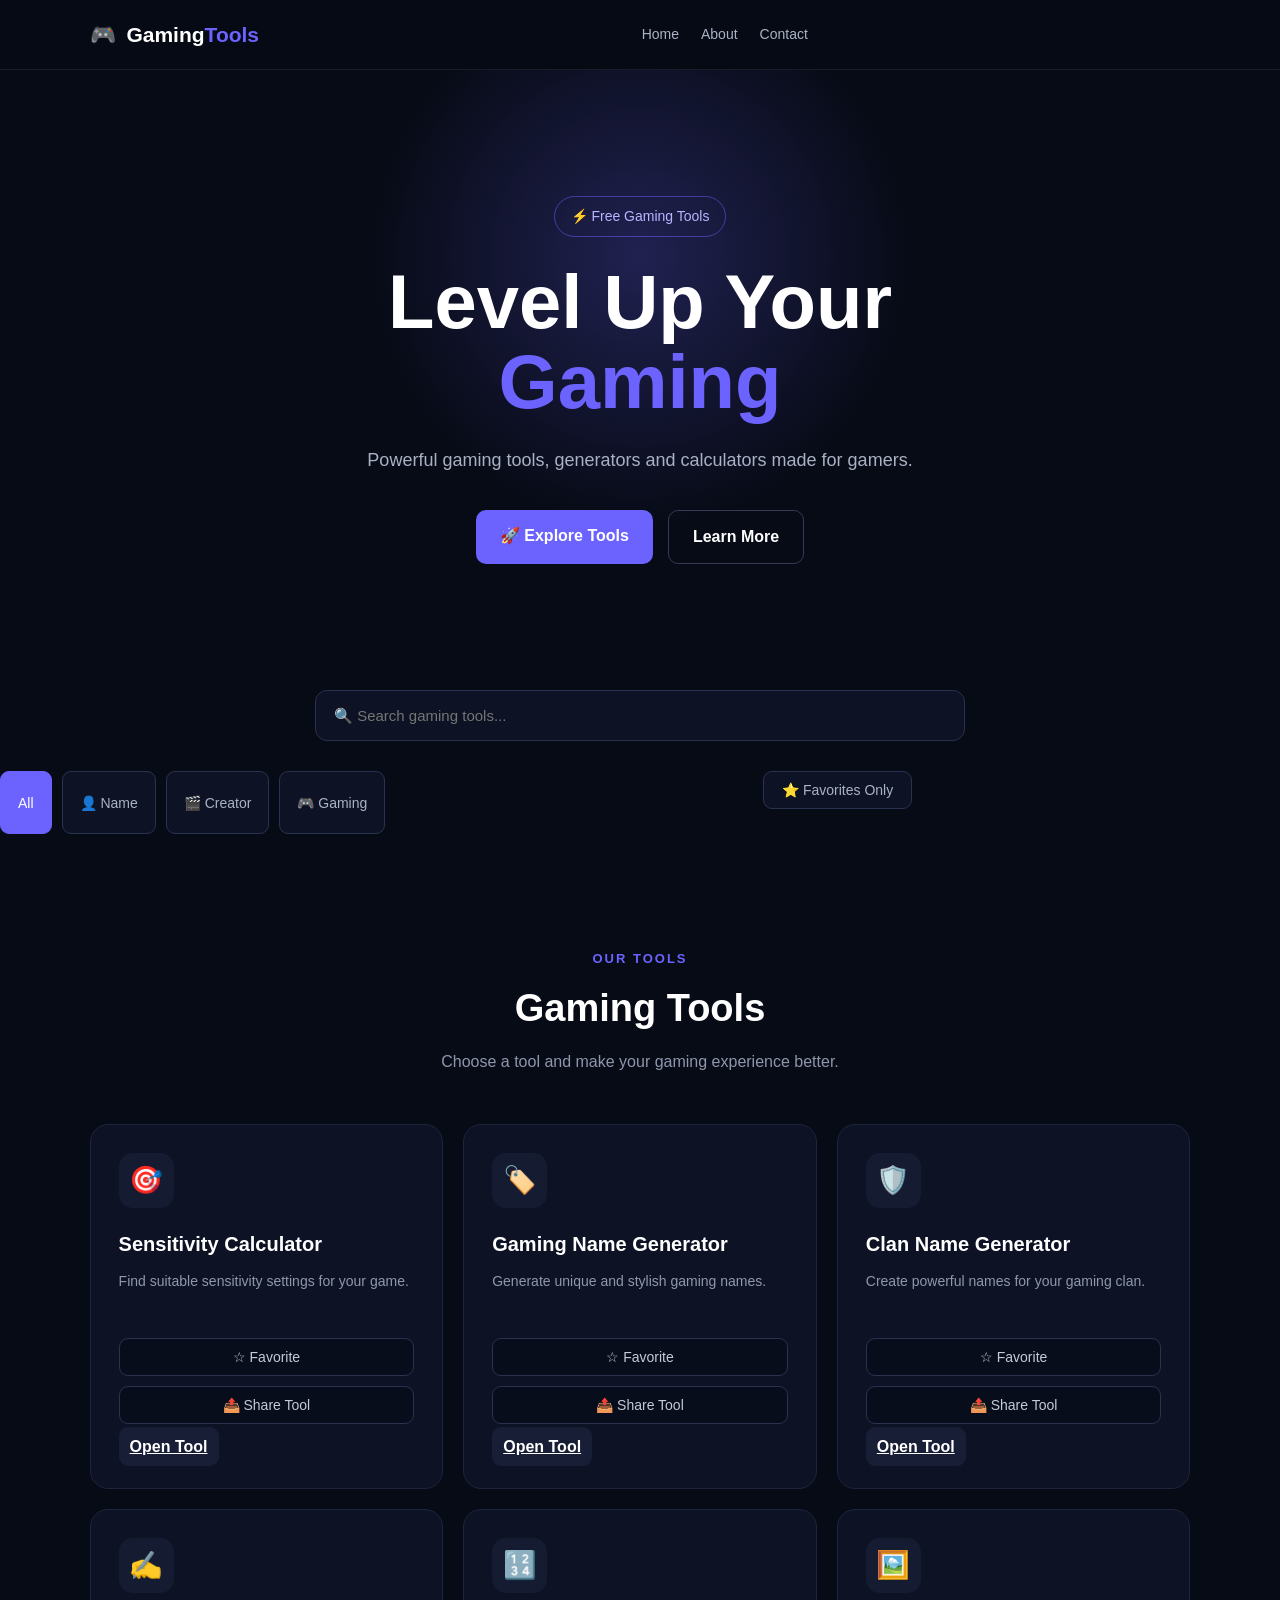
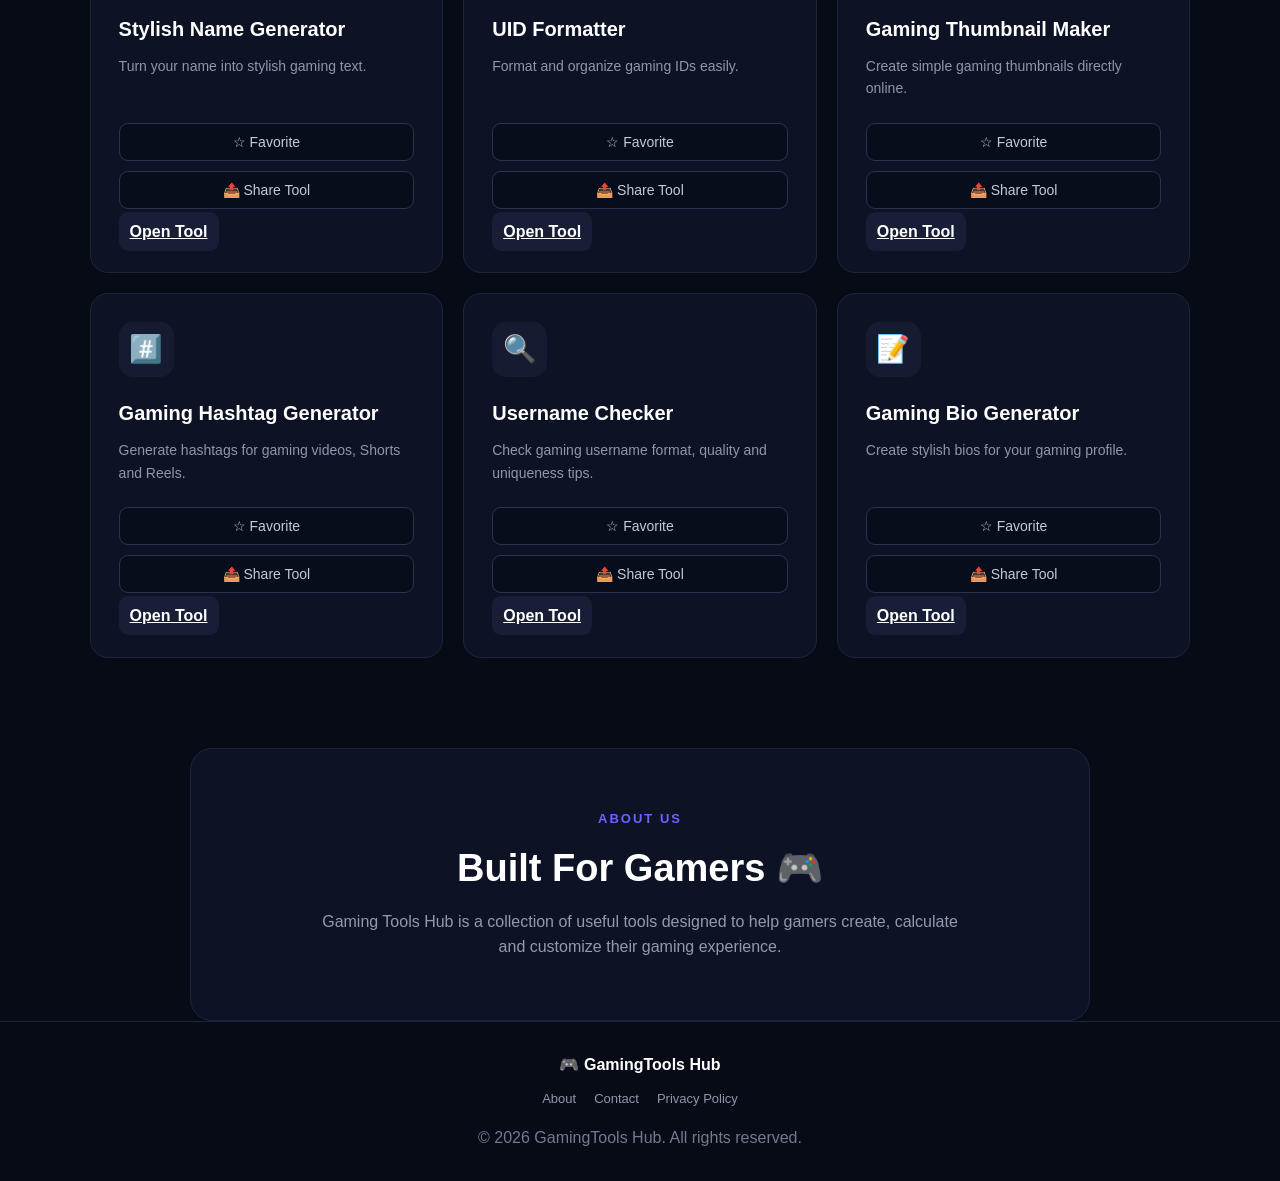
<file: index.html>
<!DOCTYPE html>
<html lang="en">

<head>

  <meta name="google-site-verification" content="MrkOdhBX_7S1j3KxCx8_DpoTQtxksXOiuM_8NjlXmUQ" />
  
    <meta charset="UTF-8">

    <meta
        name="viewport"
        content="width=device-width, initial-scale=1.0"
    >

    <meta
        name="theme-color"
        content="#0b1020"
    >

    <title>Gaming Tools Hub</title>

    <meta
        name="description"
        content="GamingTools Hub - Free gaming tools for gamers and content creators."
    >

    <meta
        name="keywords"
        content="gaming tools, gaming name generator, gaming bio generator, gaming hashtag generator"
    >

    <meta
        name="author"
        content="GamingTools Hub"
    >

    <meta
        name="robots"
        content="index, follow"
    >

    <link
        rel="stylesheet"
        href="style.css"
    >

    <link
        rel="manifest"
        href="manifest.json"
    >

    <meta
        name="apple-mobile-web-app-capable"
        content="yes"
    >

    <meta
        name="apple-mobile-web-app-status-bar-style"
        content="black-translucent"
    >

    <script async src="https://pagead2.googlesyndication.com/pagead/js/adsbygoogle.js?client=ca-pub-6724159253997864" crossorigin="anonymous"></script>

</head>


<body>


<!-- =========================
     HEADER
========================= -->

<header class="header">

    <a
        href="index.html"
        class="logo"
    >
        <span>🎮</span>
        Gaming<span>Tools</span>
    </a>


    <nav class="nav-menu">

        <a href="index.html">
            Home
        </a>

        <a href="about.html">
            About
        </a>

        <a href="contact.html">
            Contact
        </a>

    </nav>


    <div class="header-actions">

        <button
            id="installAppBtn"
            class="install-app-btn"
            type="button"
        >
            📲 Install
        </button>


        <button
            id="menuToggle"
            class="menu-toggle"
            type="button"
            aria-label="Open menu"
        >
            ☰
        </button>

    </div>

</header>
<!-- =========================
     MAIN CONTENT
========================= -->

<main>


<!-- =========================
     HERO SECTION
========================= -->

<section class="hero" id="home">

    <div class="hero-content">

        <div class="badge">
            ⚡ Free Gaming Tools
        </div>

        <h1>
            Level Up Your
            <span>Gaming</span>
        </h1>

        <p>
            Powerful gaming tools, generators and calculators
            made for gamers.
        </p>

        <div class="hero-buttons">

            <a
                href="#tools"
                class="btn primary"
            >
                🚀 Explore Tools
            </a>

            <a
                href="#about"
                class="btn secondary"
            >
                Learn More
            </a>

        </div>

    </div>

</section>


<!-- =========================
     SEARCH
========================= -->

<div class="tool-search">

    <input
        type="search"
        id="toolSearch"
        placeholder="🔍 Search gaming tools..."
        autocomplete="off"
    >

    <div
        id="searchMessage"
        class="search-message"
    ></div>

</div>


<!-- =========================
     CATEGORY FILTERS
========================= -->

<div class="category-filters">

    <button
        class="category-btn active"
        data-category="all"
        type="button"
    >
        All
    </button>


    <button
        class="category-btn"
        data-category="name"
        type="button"
    >
        👤 Name
    </button>


    <button
        class="category-btn"
        data-category="creator"
        type="button"
    >
        🎬 Creator
    </button>


    <button
        class="category-btn"
        data-category="gaming"
        type="button"
    >
        🎮 Gaming
    </button>


    <button
        id="favoritesFilter"
        class="favorites-filter"
        type="button"
    >
        ⭐ Favorites Only
    </button>

</div>
<!-- =========================
     TOOLS SECTION
========================= -->

<section
    class="tools-section"
    id="tools"
>

    <div class="section-title">

        <p class="small-title">
            OUR TOOLS
        </p>

        <h2>
            Gaming Tools
        </h2>

        <p>
            Choose a tool and make your gaming experience better.
        </p>

    </div>


    <div class="tools-grid">


        <!-- TOOL 1 -->

        <div
            class="tool-card"
            data-category="gaming"
        >

            <div class="tool-icon">
                🎯
            </div>

            <h3>
                Sensitivity Calculator
            </h3>

            <p>
                Find suitable sensitivity settings for your game.
            </p>

            <button
                class="favorite-btn"
                type="button"
            >
                ☆ Favorite
            </button>

            <button
                class="share-btn"
                type="button"
            >
                📤 Share Tool
            </button>

            <a
                href="sensitivity.html"
                class="tool-btn"
            >
                Open Tool
            </a>

        </div>


        <!-- TOOL 2 -->

        <div
            class="tool-card"
            data-category="name"
        >

            <div class="tool-icon">
                🏷️
            </div>

            <h3>
                Gaming Name Generator
            </h3>

            <p>
                Generate unique and stylish gaming names.
            </p>

            <button
                class="favorite-btn"
                type="button"
            >
                ☆ Favorite
            </button>

            <button
                class="share-btn"
                type="button"
            >
                📤 Share Tool
            </button>

            <a
                href="name-generator.html"
                class="tool-btn"
            >
                Open Tool
            </a>

        </div>


        <!-- TOOL 3 -->

        <div
            class="tool-card"
            data-category="name"
        >

            <div class="tool-icon">
                🛡️
            </div>

            <h3>
                Clan Name Generator
            </h3>

            <p>
                Create powerful names for your gaming clan.
            </p>

            <button
                class="favorite-btn"
                type="button"
            >
                ☆ Favorite
            </button>

            <button
                class="share-btn"
                type="button"
            >
                📤 Share Tool
            </button>

            <a
                href="clan-generator.html"
                class="tool-btn"
            >
                Open Tool
            </a>

        </div>


        <!-- TOOL 4 -->

        <div
            class="tool-card"
            data-category="name"
        >

            <div class="tool-icon">
                ✍️
            </div>

            <h3>
                Stylish Name Generator
            </h3>

            <p>
                Turn your name into stylish gaming text.
            </p>

            <button
                class="favorite-btn"
                type="button"
            >
                ☆ Favorite
            </button>

            <button
                class="share-btn"
                type="button"
            >
                📤 Share Tool
            </button>

            <a
                href="stylish-name.html"
                class="tool-btn"
            >
                Open Tool
            </a>

        </div>


        <!-- TOOL 5 -->

        <div
            class="tool-card"
            data-category="gaming"
        >

            <div class="tool-icon">
                🔢
            </div>

            <h3>
                UID Formatter
            </h3>

            <p>
                Format and organize gaming IDs easily.
            </p>

            <button
                class="favorite-btn"
                type="button"
            >
                ☆ Favorite
            </button>

            <button
                class="share-btn"
                type="button"
            >
                📤 Share Tool
            </button>

            <a
                href="uid-formatter.html"
                class="tool-btn"
            >
                Open Tool
            </a>

        </div>


        <!-- TOOL 6 -->

        <div
            class="tool-card"
            data-category="creator"
        >

            <div class="tool-icon">
                🖼️
            </div>

            <h3>
                Gaming Thumbnail Maker
            </h3>

            <p>
                Create simple gaming thumbnails directly online.
            </p>

            <button
                class="favorite-btn"
                type="button"
            >
                ☆ Favorite
            </button>

            <button
                class="share-btn"
                type="button"
            >
                📤 Share Tool
            </button>

            <a
                href="thumbnail-maker.html"
                class="tool-btn"
            >
                Open Tool
            </a>

        </div>


        <!-- TOOL 7 -->

        <div
            class="tool-card"
            data-category="creator"
        >

            <div class="tool-icon">
                #️⃣
            </div>

            <h3>
                Gaming Hashtag Generator
            </h3>

            <p>
                Generate hashtags for gaming videos,
                Shorts and Reels.
            </p>

            <button
                class="favorite-btn"
                type="button"
            >
                ☆ Favorite
            </button>

            <button
                class="share-btn"
                type="button"
            >
                📤 Share Tool
            </button>

            <a
                href="hashtag-generator.html"
                class="tool-btn"
            >
                Open Tool
            </a>

        </div>


        <!-- TOOL 8 -->

        <div
            class="tool-card"
            data-category="name"
        >

            <div class="tool-icon">
                🔍
            </div>

            <h3>
                Username Checker
            </h3>

            <p>
                Check gaming username format,
                quality and uniqueness tips.
            </p>

            <button
                class="favorite-btn"
                type="button"
            >
                ☆ Favorite
            </button>

            <button
                class="share-btn"
                type="button"
            >
                📤 Share Tool
            </button>

            <a
                href="username-checker.html"
                class="tool-btn"
            >
                Open Tool
            </a>

        </div>


        <!-- TOOL 9 -->

        <div
            class="tool-card"
            data-category="creator"
        >

            <div class="tool-icon">
                📝
            </div>

            <h3>
                Gaming Bio Generator
            </h3>

            <p>
                Create stylish bios for your gaming profile.
            </p>

            <button
                class="favorite-btn"
                type="button"
            >
                ☆ Favorite
            </button>

            <button
                class="share-btn"
                type="button"
            >
                📤 Share Tool
            </button>

            <a
                href="bio-generator.html"
                class="tool-btn"
            >
                Open Tool
            </a>

        </div>


    </div>

</section>
<!-- =========================
     ABOUT SECTION
========================= -->

<section
    class="about"
    id="about"
>

    <div class="about-box">

        <p class="small-title">
            ABOUT US
        </p>

        <h2>
            Built For Gamers 🎮
        </h2>

        <p>
            Gaming Tools Hub is a collection of useful tools
            designed to help gamers create, calculate and
            customize their gaming experience.
        </p>

    </div>

</section>


<!-- =========================
     FOOTER
========================= -->

<footer>

    <div class="footer-logo">
        🎮 GamingTools Hub
    </div>


    <div class="footer-links">

        <a href="about.html">
            About
        </a>

        <a href="contact.html">
            Contact
        </a>

        <a href="privacy.html">
            Privacy Policy
        </a>

    </div>


    <p>
        © 2026 GamingTools Hub. All rights reserved.
    </p>

</footer>
<!-- =========================
     JAVASCRIPT
========================= -->

<script>
if ("serviceWorker" in navigator) {

    window.addEventListener(
        "load",
        function () {

            navigator.serviceWorker.register(
                "service-worker.js"
            ).catch(function (error) {

                console.log(
                    "Service Worker Error:",
                    error
                );

            });

        }
    );

}
</script>


<script src="script.js"></script>

<script src="search.js"></script>

<script src="install.js"></script>

<script src="navigation.js"></script>


</body>

</html>
</file>
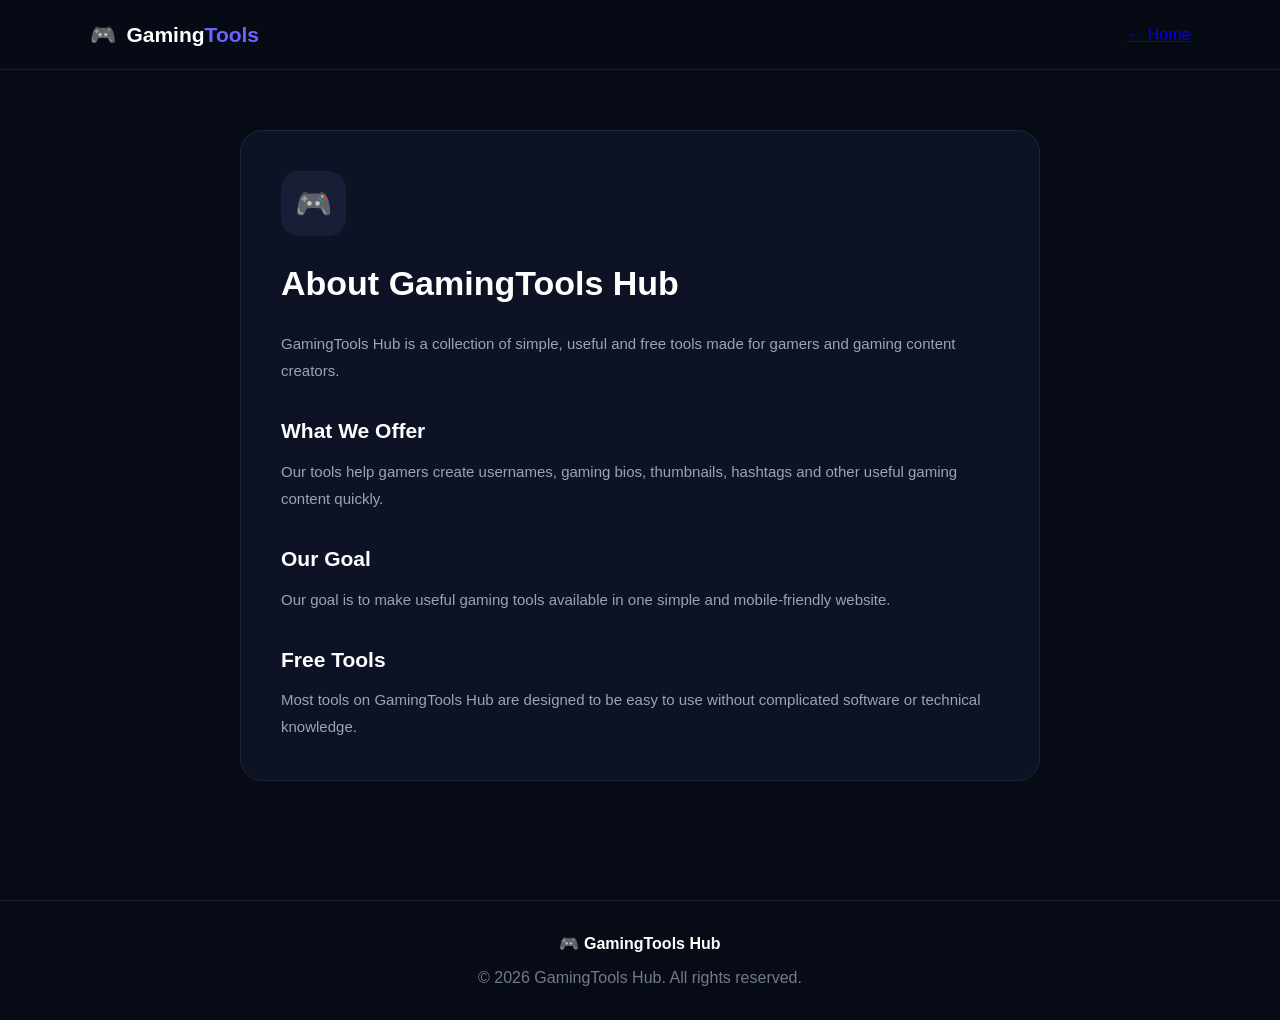
<file: about.html>
<!DOCTYPE html>
<html lang="en">
<head>
    <meta charset="UTF-8">
    <meta name="viewport" content="width=device-width, initial-scale=1.0">

    <title>About - GamingTools Hub</title>
    <meta
    name="description"
    content="Learn about GamingTools Hub and our free gaming tools for gamers and content creators."
>

<meta
    name="robots"
    content="index, follow"
>

    <link rel="stylesheet" href="style.css">
</head>

<body>

<header class="header">

    <a href="index.html" class="logo">
        <span>🎮</span>
        Gaming<span>Tools</span>
    </a>

    <a href="index.html" class="back-home">
        ← Home
    </a>

</header>


<main class="page-container">

    <section class="content-box">

        <div class="page-icon">🎮</div>

        <h1>About GamingTools Hub</h1>

        <p>
            GamingTools Hub is a collection of simple,
            useful and free tools made for gamers and
            gaming content creators.
        </p>

        <h2>What We Offer</h2>

        <p>
            Our tools help gamers create usernames,
            gaming bios, thumbnails, hashtags and
            other useful gaming content quickly.
        </p>

        <h2>Our Goal</h2>

        <p>
            Our goal is to make useful gaming tools
            available in one simple and mobile-friendly
            website.
        </p>

        <h2>Free Tools</h2>

        <p>
            Most tools on GamingTools Hub are designed
            to be easy to use without complicated
            software or technical knowledge.
        </p>

    </section>

</main>


<footer>

    <div class="footer-logo">
        🎮 GamingTools Hub
    </div>

    <p>
        © 2026 GamingTools Hub. All rights reserved.
    </p>

</footer>

</body>
</html>
</file>
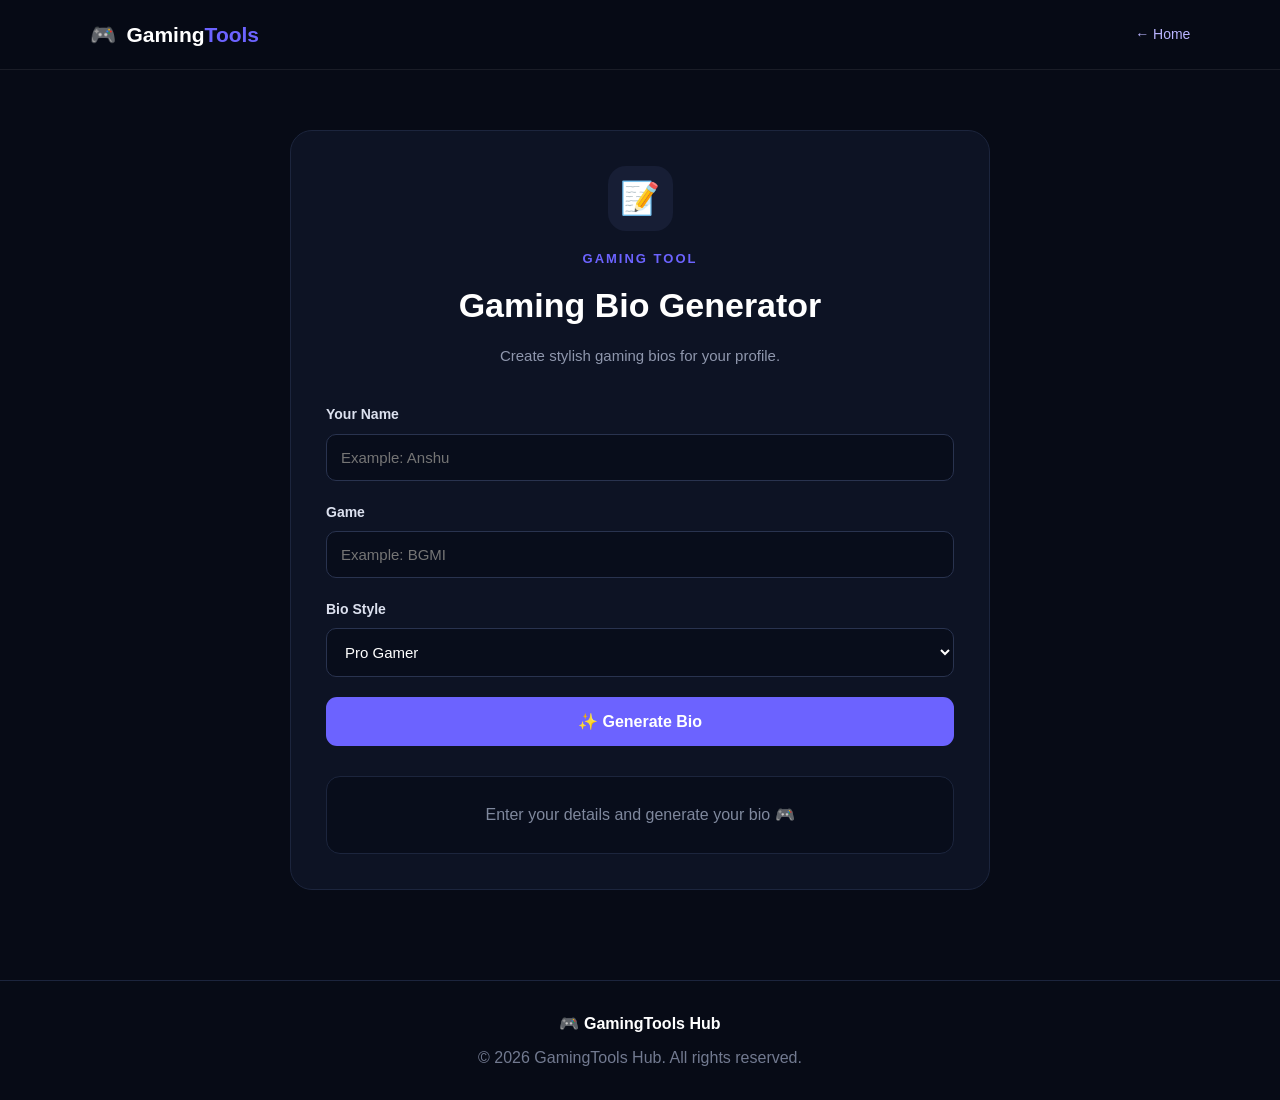
<file: bio-generator.html>
<!DOCTYPE html>
<html lang="en">
<head>
    <meta charset="UTF-8">
    <meta name="viewport" content="width=device-width, initial-scale=1.0">
    <meta name="theme-color" content="#070b16">

    <title>Gaming Bio Generator - GamingTools Hub</title>
    <meta
    name="description"
    content="Create stylish gaming bios for your gaming profile with GamingTools Hub."
>

    <link rel="stylesheet" href="style.css">
    <link rel="stylesheet" href="bio-generator.css">
    <script async src="https://pagead2.googlesyndication.com/pagead/js/adsbygoogle.js?client=ca-pub-6724159253997864" crossorigin="anonymous"></script>

</head>

<body>

<header class="header">

    <a href="index.html" class="logo">
        <span>🎮</span>
        Gaming<span>Tools</span>
    </a>

    <a href="index.html" class="back-home">
        ← Home
    </a>

</header>


<main class="bio-page">

    <section class="bio-box">

        <div class="bio-heading">

            <div class="bio-icon">
                📝
            </div>

            <p class="small-title">
                GAMING TOOL
            </p>

            <h1>
                Gaming Bio Generator
            </h1>

            <p>
                Create stylish gaming bios for your profile.
            </p>

        </div>


        <div class="form-group">

            <label for="bioName">
                Your Name
            </label>

            <input
                type="text"
                id="bioName"
                placeholder="Example: Anshu"
                maxlength="20"
            >

        </div>


        <div class="form-group">

            <label for="bioGame">
                Game
            </label>

            <input
                type="text"
                id="bioGame"
                placeholder="Example: BGMI"
                maxlength="20"
            >

        </div>


        <div class="form-group">

            <label for="bioStyle">
                Bio Style
            </label>

            <select id="bioStyle">

                <option value="pro">
                    Pro Gamer
                </option>

                <option value="attitude">
                    Attitude
                </option>

                <option value="simple">
                    Simple
                </option>

                <option value="killer">
                    Killer
                </option>

                <option value="royal">
                    Royal
                </option>

            </select>

        </div>


        <button
            class="generate-bio-btn"
            onclick="generateBio()"
        >
            ✨ Generate Bio
        </button>


        <div
            id="bioResults"
            class="bio-results"
        >

            <div class="empty-message">
                Enter your details and generate your bio 🎮
            </div>

        </div>

    </section>

</main>


<footer>

    <div class="footer-logo">
        🎮 GamingTools Hub
    </div>

    <p>
        © 2026 GamingTools Hub. All rights reserved.
    </p>

</footer>


<script src="bio-generator.js"></script>

</body>
</html>
</file>
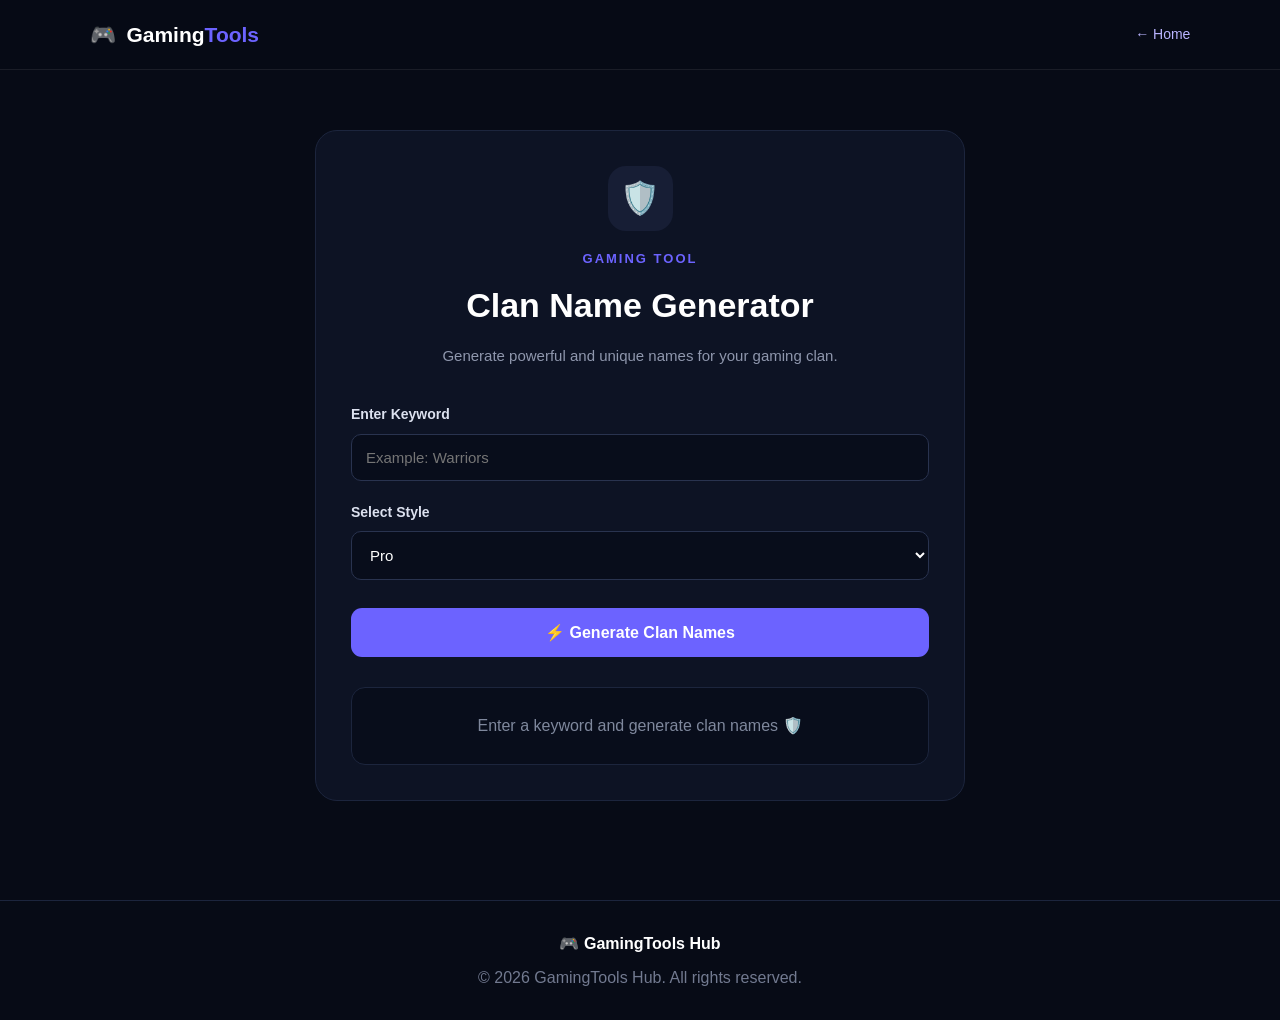
<file: clan-generator.html>
<!DOCTYPE html>
<html lang="en">
<head>
    <meta charset="UTF-8">
    <meta name="viewport" content="width=device-width, initial-scale=1.0">
    <meta name="theme-color" content="#070b16">

    <title>Clan Name Generator - GamingTools Hub</title>

    <link rel="stylesheet" href="style.css">
    <link rel="stylesheet" href="clan-generator.css">
    <script async src="https://pagead2.googlesyndication.com/pagead/js/adsbygoogle.js?client=ca-pub-6724159253997864" crossorigin="anonymous"></script>

</head>

<body>

<header class="header">

    <a href="index.html" class="logo">
        <span>🎮</span>
        Gaming<span>Tools</span>
    </a>

    <a href="index.html" class="back-home">
        ← Home
    </a>

</header>


<main class="clan-page">

    <section class="clan-box">

        <div class="clan-heading">

            <div class="clan-icon">
                🛡️
            </div>

            <p class="small-title">
                GAMING TOOL
            </p>

            <h1>
                Clan Name Generator
            </h1>

            <p>
                Generate powerful and unique names for your gaming clan.
            </p>

        </div>


        <div class="form-group">

            <label for="clanKeyword">
                Enter Keyword
            </label>

            <input
                type="text"
                id="clanKeyword"
                placeholder="Example: Warriors"
                maxlength="15"
                autocomplete="off"
            >

        </div>


        <div class="form-group">

            <label for="clanStyle">
                Select Style
            </label>

            <select id="clanStyle">

                <option value="pro">
                    Pro
                </option>

                <option value="royal">
                    Royal
                </option>

                <option value="war">
                    Warrior
                </option>

                <option value="dark">
                    Dark
                </option>

                <option value="short">
                    Short
                </option>

            </select>

        </div>


        <button
            class="generate-clan-btn"
            onclick="generateClanNames()"
        >
            ⚡ Generate Clan Names
        </button>


        <div
            id="clanResults"
            class="clan-results"
        >

            <div class="empty-message">
                Enter a keyword and generate clan names 🛡️
            </div>

        </div>

    </section>

</main>


<footer>

    <div class="footer-logo">
        🎮 GamingTools Hub
    </div>

    <p>
        © 2026 GamingTools Hub. All rights reserved.
    </p>

</footer>


<script src="clan-generator.js"></script>

</body>
</html>
</file>
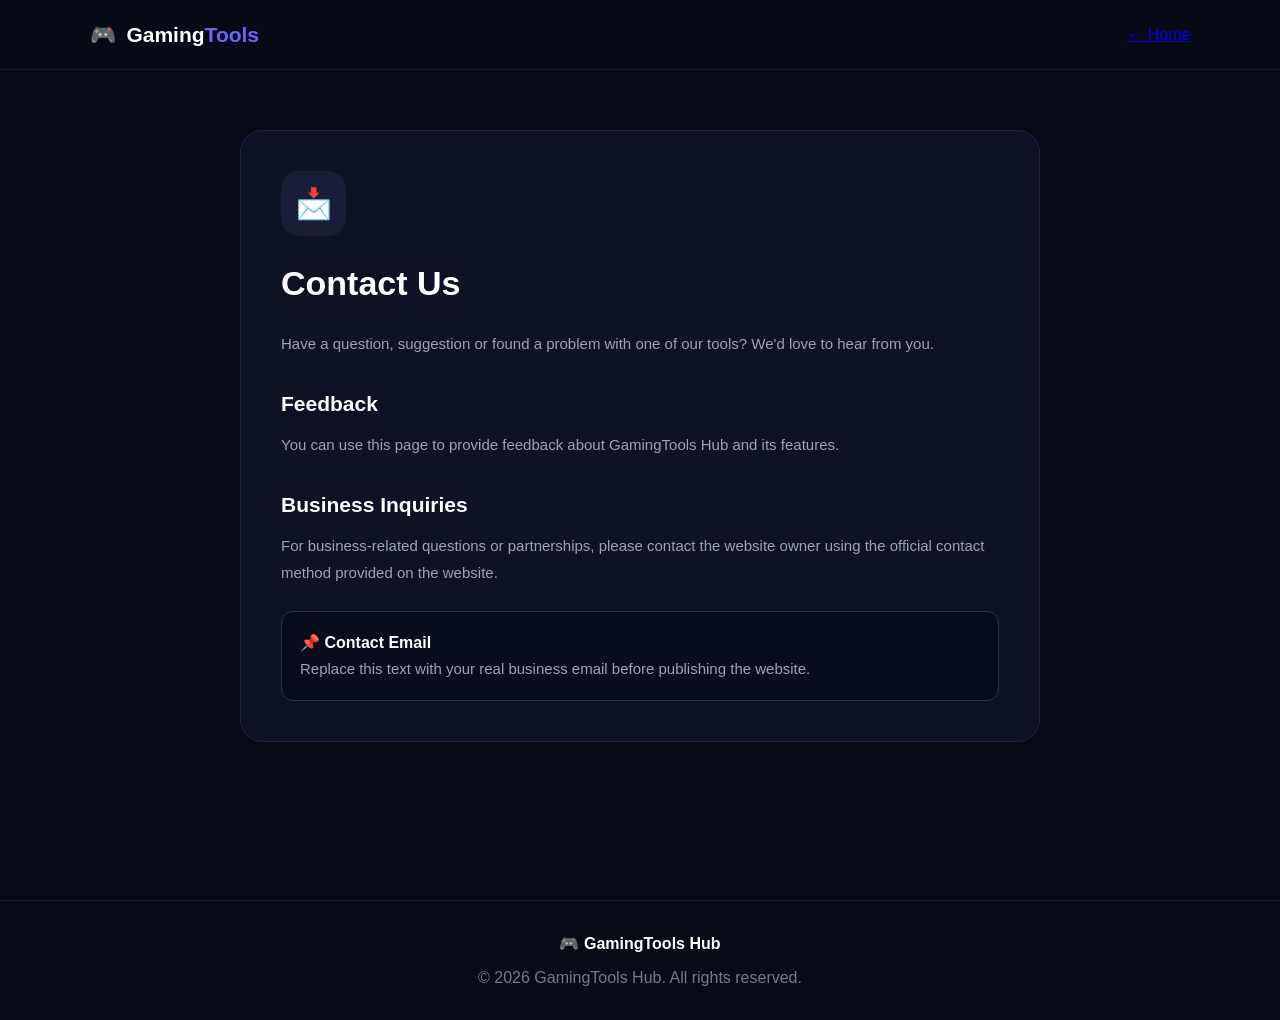
<file: contact.html>
<!DOCTYPE html>
<html lang="en">
<head>

    <meta charset="UTF-8">

    <meta
        name="viewport"
        content="width=device-width, initial-scale=1.0"
    >

    <title>Contact - GamingTools Hub</title>
    <meta
    name="description"
    content="Contact GamingTools Hub for feedback, questions and business inquiries."
>

<meta
    name="robots"
    content="index, follow"
>

    <link rel="stylesheet" href="style.css">

</head>


<body>

<header class="header">

    <a href="index.html" class="logo">
        <span>🎮</span>
        Gaming<span>Tools</span>
    </a>

    <a href="index.html" class="back-home">
        ← Home
    </a>

</header>


<main class="page-container">

    <section class="content-box">

        <div class="page-icon">📩</div>

        <h1>Contact Us</h1>

        <p>
            Have a question, suggestion or found a problem
            with one of our tools? We'd love to hear from you.
        </p>

        <h2>Feedback</h2>

        <p>
            You can use this page to provide feedback about
            GamingTools Hub and its features.
        </p>

        <h2>Business Inquiries</h2>

        <p>
            For business-related questions or partnerships,
            please contact the website owner using the
            official contact method provided on the website.
        </p>

        <div class="contact-note">

            <strong>📌 Contact Email</strong>

            <p>
                Replace this text with your real business
                email before publishing the website.
            </p>

        </div>

    </section>

</main>


<footer>

    <div class="footer-logo">
        🎮 GamingTools Hub
    </div>

    <p>
        © 2026 GamingTools Hub. All rights reserved.
    </p>

</footer>

</body>
</html>
</file>
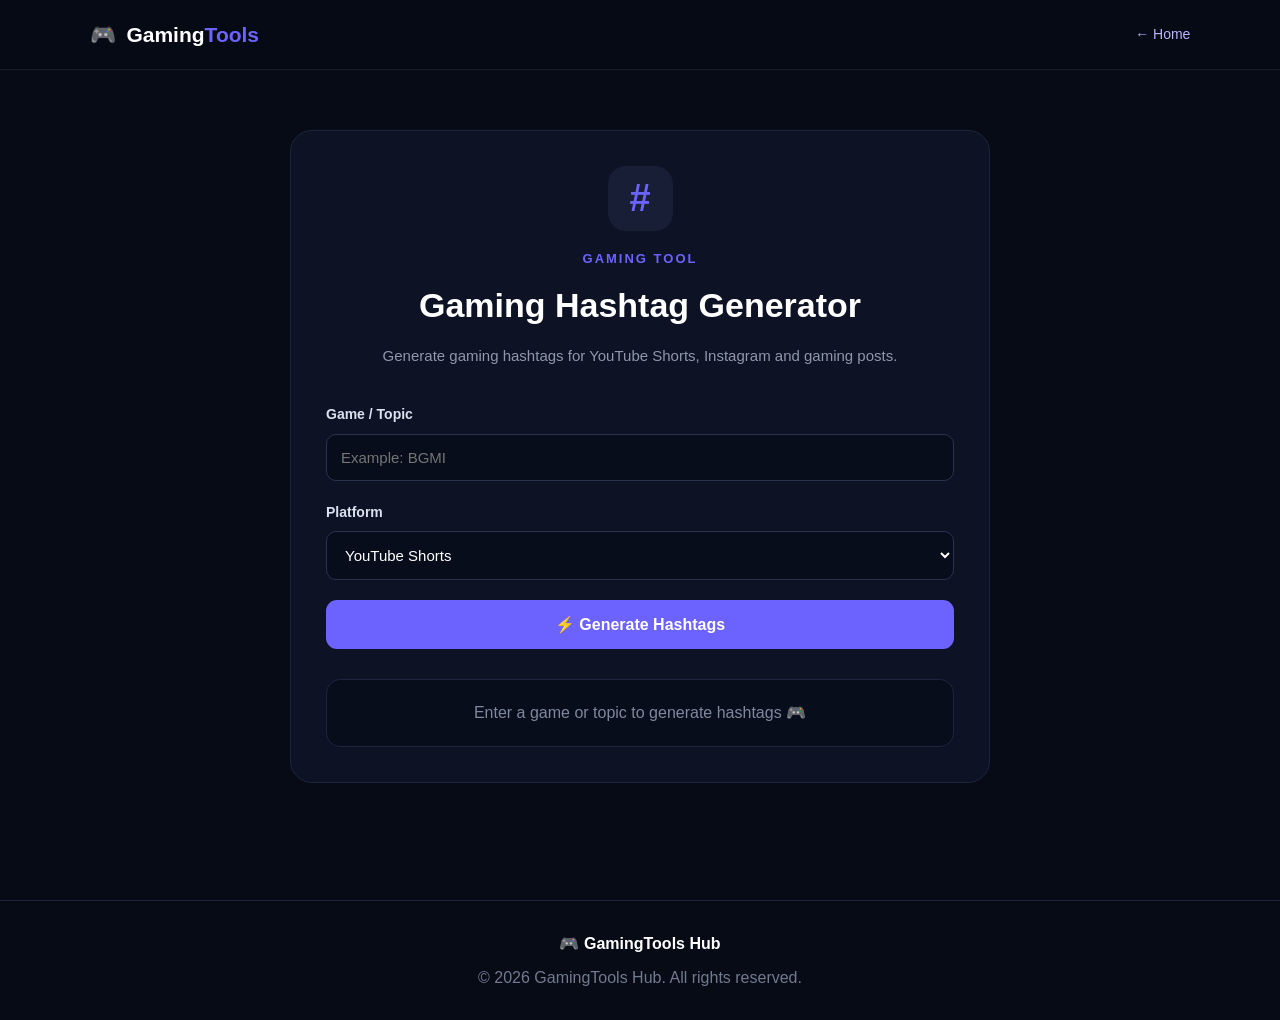
<file: hashtag-generator.html>
<!DOCTYPE html>
<html lang="en">
<head>
    <meta charset="UTF-8">
    <meta name="viewport" content="width=device-width, initial-scale=1.0">
    <meta name="theme-color" content="#070b16">

    <title>Gaming Hashtag Generator - GamingTools Hub</title>
    <meta
    name="description"
    content="Generate gaming hashtags for YouTube Shorts, Instagram Reels and gaming posts."
>

    <link rel="stylesheet" href="style.css">
    <link rel="stylesheet" href="hashtag-generator.css">
    <script async src="https://pagead2.googlesyndication.com/pagead/js/adsbygoogle.js?client=ca-pub-6724159253997864" crossorigin="anonymous"></script>

</head>

<body>

<header class="header">

    <a href="index.html" class="logo">
        <span>🎮</span>
        Gaming<span>Tools</span>
    </a>

    <a href="index.html" class="back-home">
        ← Home
    </a>

</header>


<main class="hashtag-page">

    <section class="hashtag-box">

        <div class="hashtag-heading">

            <div class="hashtag-icon">
                #
            </div>

            <p class="small-title">
                GAMING TOOL
            </p>

            <h1>
                Gaming Hashtag Generator
            </h1>

            <p>
                Generate gaming hashtags for YouTube Shorts,
                Instagram and gaming posts.
            </p>

        </div>


        <div class="form-group">

            <label for="gameName">
                Game / Topic
            </label>

            <input
                type="text"
                id="gameName"
                placeholder="Example: BGMI"
                maxlength="30"
                autocomplete="off"
            >

        </div>


        <div class="form-group">

            <label for="platform">
                Platform
            </label>

            <select id="platform">

                <option value="youtube">
                    YouTube Shorts
                </option>

                <option value="instagram">
                    Instagram Reels
                </option>

                <option value="general">
                    General Gaming
                </option>

            </select>

        </div>


        <button
            class="generate-hashtag-btn"
            onclick="generateHashtags()"
        >
            ⚡ Generate Hashtags
        </button>


        <div
            id="hashtagResult"
            class="hashtag-result"
        >

            <div class="empty-message">
                Enter a game or topic to generate hashtags 🎮
            </div>

        </div>


        <button
            id="copyAllBtn"
            class="copy-all-btn hidden"
            onclick="copyAllHashtags()"
        >
            📋 Copy All Hashtags
        </button>

    </section>

</main>


<footer>

    <div class="footer-logo">
        🎮 GamingTools Hub
    </div>

    <p>
        © 2026 GamingTools Hub. All rights reserved.
    </p>

</footer>


<script src="hashtag-generator.js"></script>

</body>
</html>
</file>
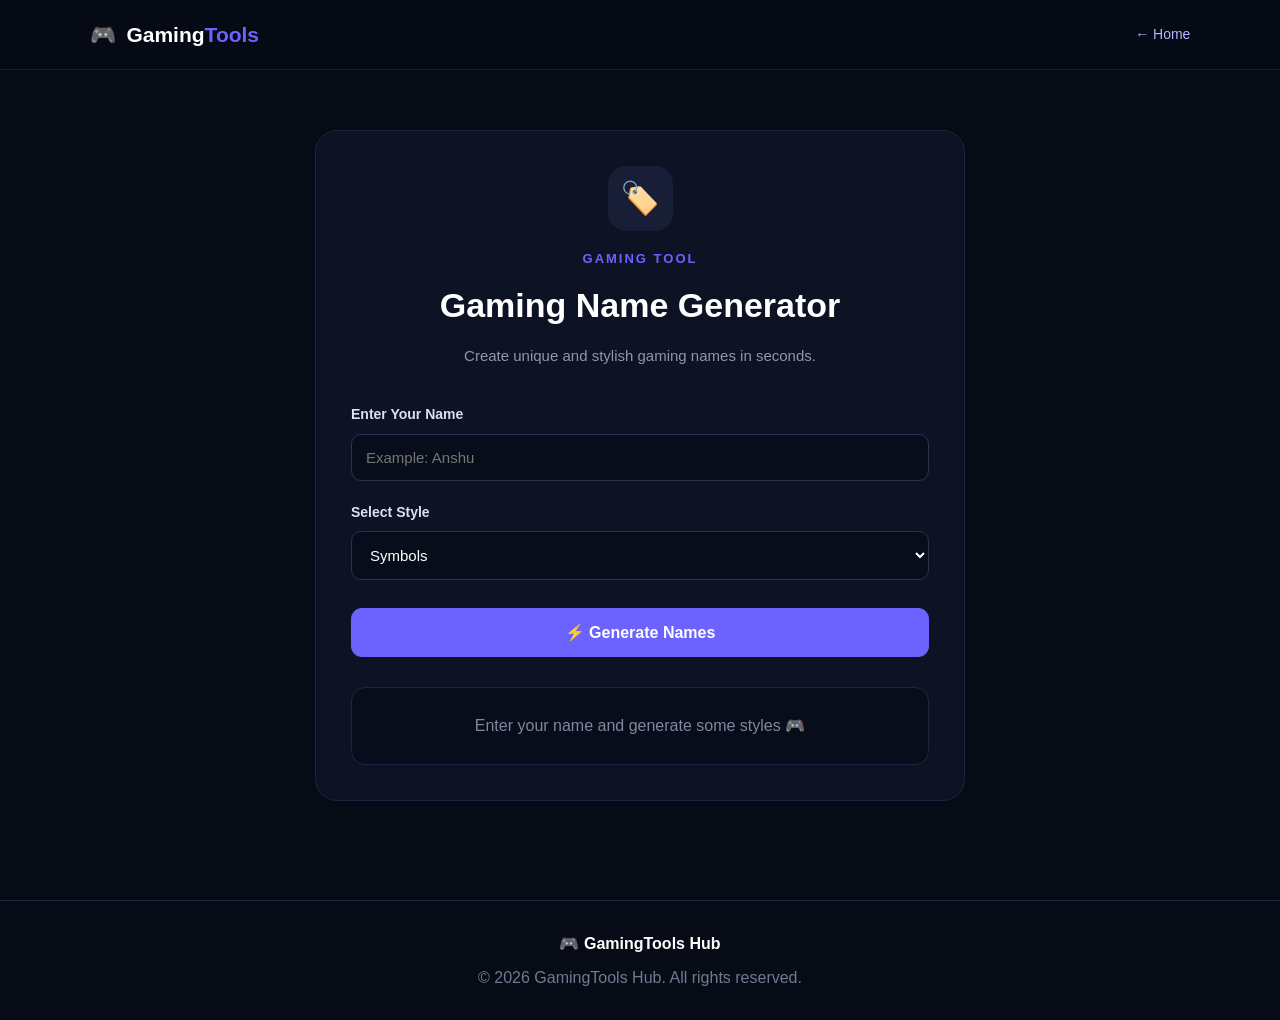
<file: name-generator.html>
<!DOCTYPE html>
<html lang="en">
<head>
    <meta charset="UTF-8">
    <meta name="viewport" content="width=device-width, initial-scale=1.0">
    <meta name="theme-color" content="#070b16">

    <title>Gaming Name Generator - GamingTools Hub</title>

    <link rel="stylesheet" href="style.css">
    <link rel="stylesheet" href="name-generator.css">
    <script async src="https://pagead2.googlesyndication.com/pagead/js/adsbygoogle.js?client=ca-pub-6724159253997864" crossorigin="anonymous"></script>

</head>

<body>

<header class="header">

    <a href="index.html" class="logo">
        <span>🎮</span>
        Gaming<span>Tools</span>
    </a>

    <a href="index.html" class="back-home">
        ← Home
    </a>

</header>


<main class="name-page">

    <section class="name-box">

        <div class="name-heading">

            <div class="name-icon">
                🏷️
            </div>

            <p class="small-title">
                GAMING TOOL
            </p>

            <h1>
                Gaming Name Generator
            </h1>

            <p>
                Create unique and stylish gaming names in seconds.
            </p>

        </div>


        <div class="form-group">

            <label for="playerName">
                Enter Your Name
            </label>

            <input
                type="text"
                id="playerName"
                placeholder="Example: Anshu"
                maxlength="20"
                autocomplete="off"
            >

        </div>


        <div class="form-group">

            <label for="nameStyle">
                Select Style
            </label>

            <select id="nameStyle">

                <option value="symbols">
                    Symbols
                </option>

                <option value="brackets">
                    Brackets
                </option>

                <option value="pro">
                    Pro Gamer
                </option>

                <option value="royal">
                    Royal
                </option>

                <option value="dark">
                    Dark
                </option>

            </select>

        </div>


        <button
            class="generate-name-btn"
            onclick="generateNames()"
        >
            ⚡ Generate Names
        </button>


        <div
            id="nameResults"
            class="name-results"
        >

            <div class="empty-message">
                Enter your name and generate some styles 🎮
            </div>

        </div>

    </section>

</main>


<footer>

    <div class="footer-logo">
        🎮 GamingTools Hub
    </div>

    <p>
        © 2026 GamingTools Hub. All rights reserved.
    </p>

</footer>


<script src="name-generator.js"></script>

</body>
</html>
</file>
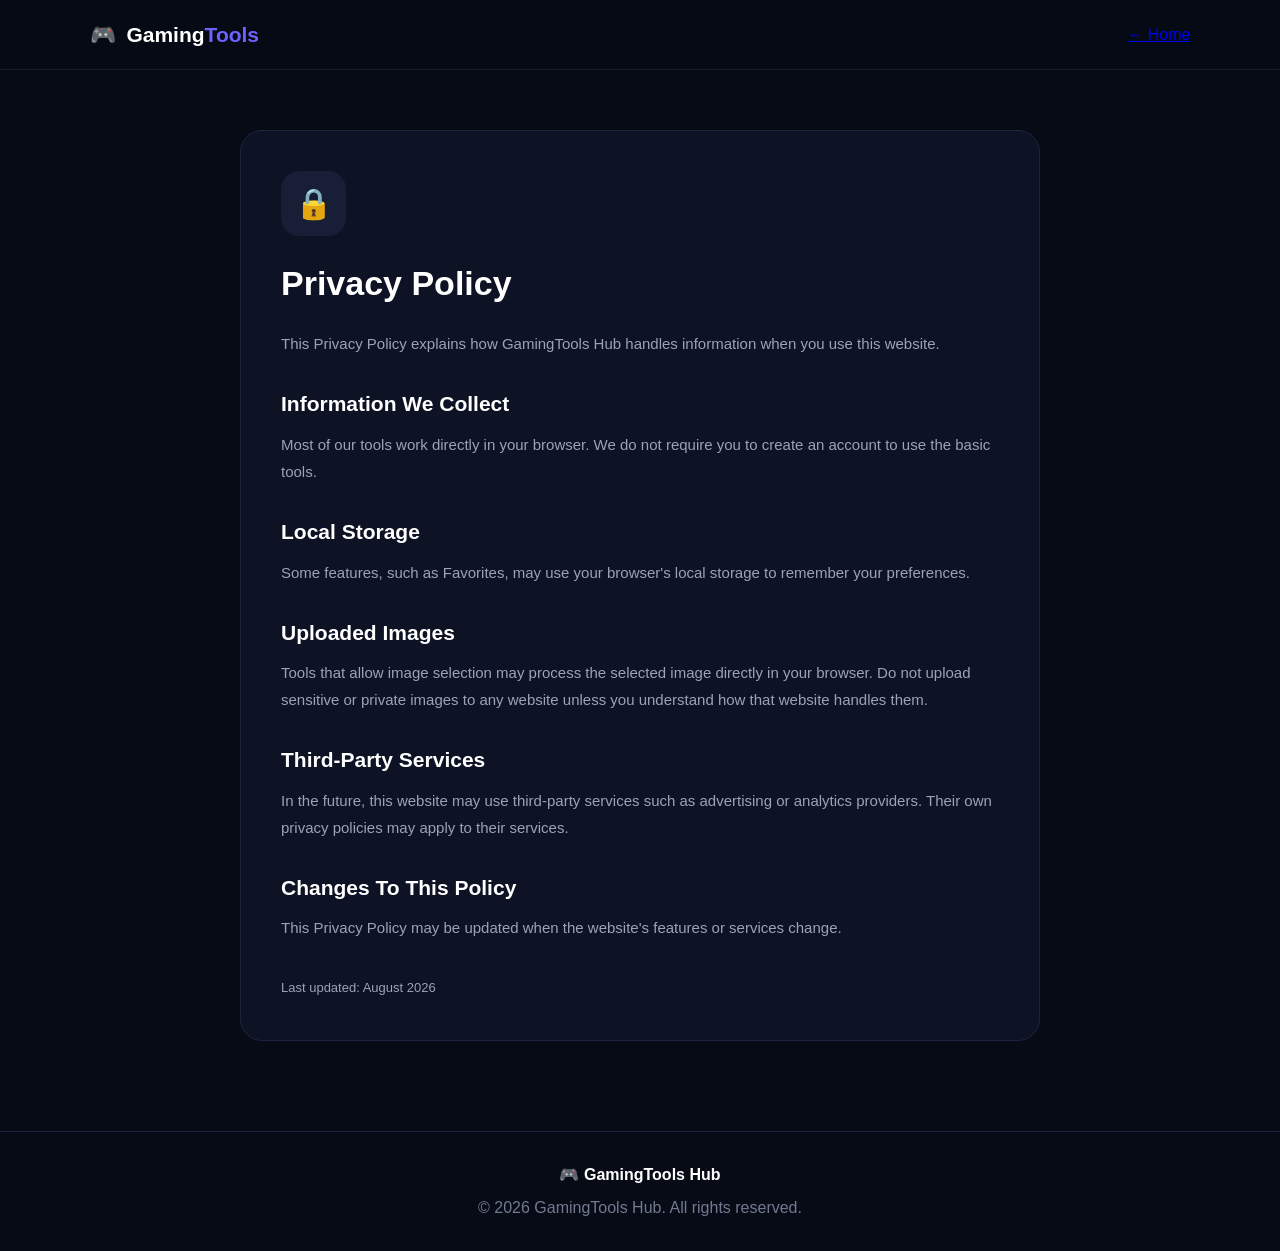
<file: privacy.html>
<!DOCTYPE html>
<html lang="en">
<head>

    <meta charset="UTF-8">

    <meta
        name="viewport"
        content="width=device-width, initial-scale=1.0"
    >

    <title>Privacy Policy - GamingTools Hub</title>
    <meta
    name="description"
    content="Read the GamingTools Hub privacy policy and learn how information is handled."
>

<meta
    name="robots"
    content="index, follow"
>

    <link rel="stylesheet" href="style.css">

</head>


<body>

<header class="header">

    <a href="index.html" class="logo">
        <span>🎮</span>
        Gaming<span>Tools</span>
    </a>

    <a href="index.html" class="back-home">
        ← Home
    </a>

</header>


<main class="page-container">

    <section class="content-box">

        <div class="page-icon">🔒</div>

        <h1>Privacy Policy</h1>

        <p>
            This Privacy Policy explains how GamingTools Hub
            handles information when you use this website.
        </p>

        <h2>Information We Collect</h2>

        <p>
            Most of our tools work directly in your browser.
            We do not require you to create an account to use
            the basic tools.
        </p>

        <h2>Local Storage</h2>

        <p>
            Some features, such as Favorites, may use your
            browser's local storage to remember your preferences.
        </p>

        <h2>Uploaded Images</h2>

        <p>
            Tools that allow image selection may process the
            selected image directly in your browser. Do not
            upload sensitive or private images to any website
            unless you understand how that website handles them.
        </p>

        <h2>Third-Party Services</h2>

        <p>
            In the future, this website may use third-party
            services such as advertising or analytics providers.
            Their own privacy policies may apply to their services.
        </p>

        <h2>Changes To This Policy</h2>

        <p>
            This Privacy Policy may be updated when the website's
            features or services change.
        </p>

        <p class="updated">
            Last updated: August 2026
        </p>

    </section>

</main>


<footer>

    <div class="footer-logo">
        🎮 GamingTools Hub
    </div>

    <p>
        © 2026 GamingTools Hub. All rights reserved.
    </p>

</footer>

</body>
</html>
</file>
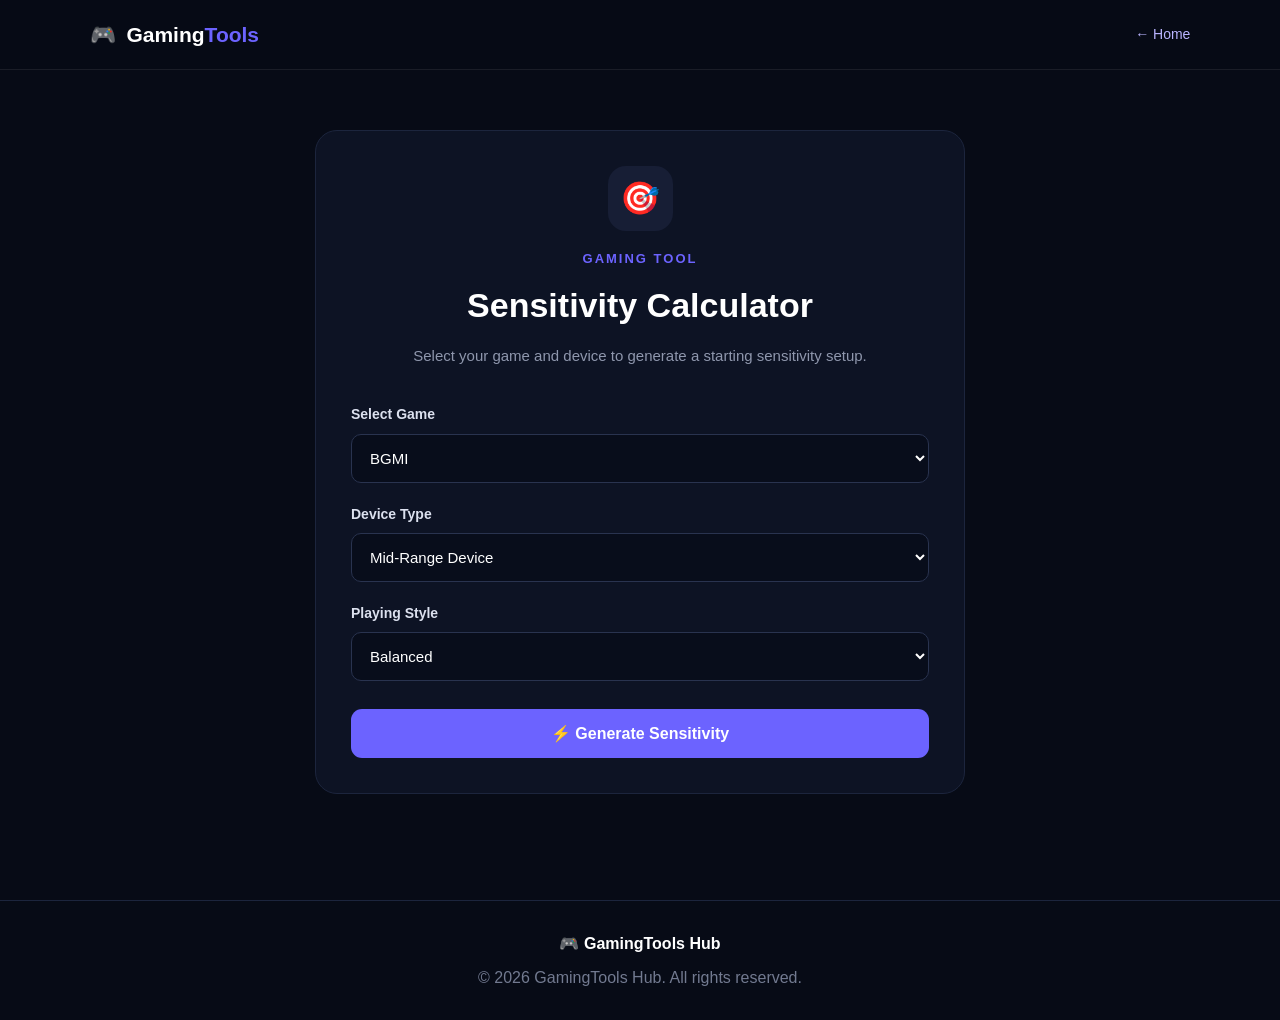
<file: sensitivity.html>
<!DOCTYPE html>
<html lang="en">
<head>
    <meta charset="UTF-8">
    <meta name="viewport" content="width=device-width, initial-scale=1.0">
    <meta name="theme-color" content="#070b16">

    <title>Sensitivity Calculator - GamingTools Hub</title>

    <link rel="stylesheet" href="style.css">
    <link rel="stylesheet" href="sensitivity.css">
    <script async src="https://pagead2.googlesyndication.com/pagead/js/adsbygoogle.js?client=ca-pub-6724159253997864" crossorigin="anonymous"></script>

</head>

<body>

<header class="header">

    <a href="index.html" class="logo">
        <span>🎮</span>
        Gaming<span>Tools</span>
    </a>

    <a href="index.html" class="back-home">
        ← Home
    </a>

</header>


<main class="calculator-page">

    <section class="calculator-box">

        <div class="calculator-heading">

            <div class="calculator-icon">
                🎯
            </div>

            <p class="small-title">
                GAMING TOOL
            </p>

            <h1>
                Sensitivity Calculator
            </h1>

            <p>
                Select your game and device to generate
                a starting sensitivity setup.
            </p>

        </div>


        <div class="form-group">

            <label for="game">
                Select Game
            </label>

            <select id="game">

                <option value="bgmi">
                    BGMI
                </option>

                <option value="freefire">
                    Free Fire
                </option>

                <option value="codm">
                    Call of Duty Mobile
                </option>

            </select>

        </div>


        <div class="form-group">

            <label for="device">
                Device Type
            </label>

            <select id="device">

                <option value="low">
                    Low-End Device
                </option>

                <option value="mid" selected>
                    Mid-Range Device
                </option>

                <option value="high">
                    High-End Device
                </option>

            </select>

        </div>


        <div class="form-group">

            <label for="style">
                Playing Style
            </label>

            <select id="style">

                <option value="balanced">
                    Balanced
                </option>

                <option value="rush">
                    Rush / Close Range
                </option>

                <option value="long">
                    Long Range
                </option>

            </select>

        </div>


        <button class="generate-btn" onclick="generateSensitivity()">
            ⚡ Generate Sensitivity
        </button>


        <div id="result" class="result-box hidden">

            <div class="result-header">

                <h2>
                    Your Settings
                </h2>

                <button onclick="copySettings()" class="copy-btn">
                    📋 Copy
                </button>

            </div>


            <div id="settings"></div>


            <p class="note">
                ⚠️ These are starting settings. Adjust them
                according to your device and personal control.
            </p>

        </div>

    </section>

</main>


<footer>

    <div class="footer-logo">
        🎮 GamingTools Hub
    </div>

    <p>
        © 2026 GamingTools Hub. All rights reserved.
    </p>

</footer>


<script src="sensitivity.js"></script>

</body>
</html>
</file>
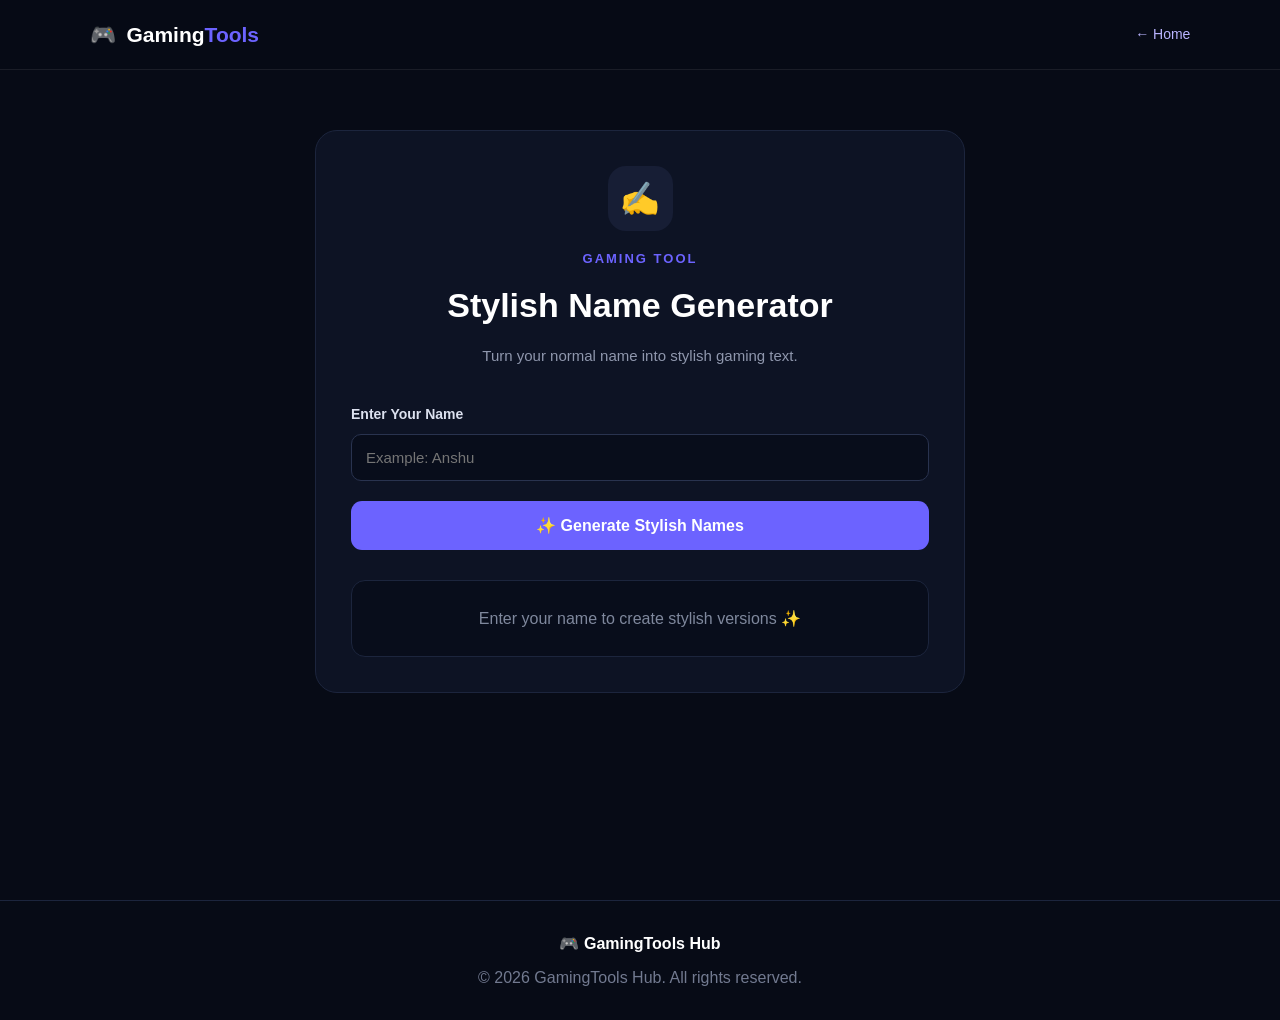
<file: stylish-name.html>
<!DOCTYPE html>
<html lang="en">
<head>
    <meta charset="UTF-8">
    <meta name="viewport" content="width=device-width, initial-scale=1.0">
    <meta name="theme-color" content="#070b16">

    <title>Stylish Name Generator - GamingTools Hub</title>

    <link rel="stylesheet" href="style.css">
    <link rel="stylesheet" href="stylish-name.css">
    <script async src="https://pagead2.googlesyndication.com/pagead/js/adsbygoogle.js?client=ca-pub-6724159253997864" crossorigin="anonymous"></script>

</head>

<body>

<header class="header">

    <a href="index.html" class="logo">
        <span>🎮</span>
        Gaming<span>Tools</span>
    </a>

    <a href="index.html" class="back-home">
        ← Home
    </a>

</header>


<main class="stylish-page">

    <section class="stylish-box">

        <div class="stylish-heading">

            <div class="stylish-icon">
                ✍️
            </div>

            <p class="small-title">
                GAMING TOOL
            </p>

            <h1>
                Stylish Name Generator
            </h1>

            <p>
                Turn your normal name into stylish gaming text.
            </p>

        </div>


        <div class="form-group">

            <label for="normalName">
                Enter Your Name
            </label>

            <input
                type="text"
                id="normalName"
                placeholder="Example: Anshu"
                maxlength="20"
                autocomplete="off"
            >

        </div>


        <button
            class="generate-style-btn"
            onclick="generateStylishNames()"
        >
            ✨ Generate Stylish Names
        </button>


        <div id="styleResults" class="style-results">

            <div class="empty-message">
                Enter your name to create stylish versions ✨
            </div>

        </div>

    </section>

</main>


<footer>

    <div class="footer-logo">
        🎮 GamingTools Hub
    </div>

    <p>
        © 2026 GamingTools Hub. All rights reserved.
    </p>

</footer>


<script src="stylish-name.js"></script>

</body>
</html>
</file>
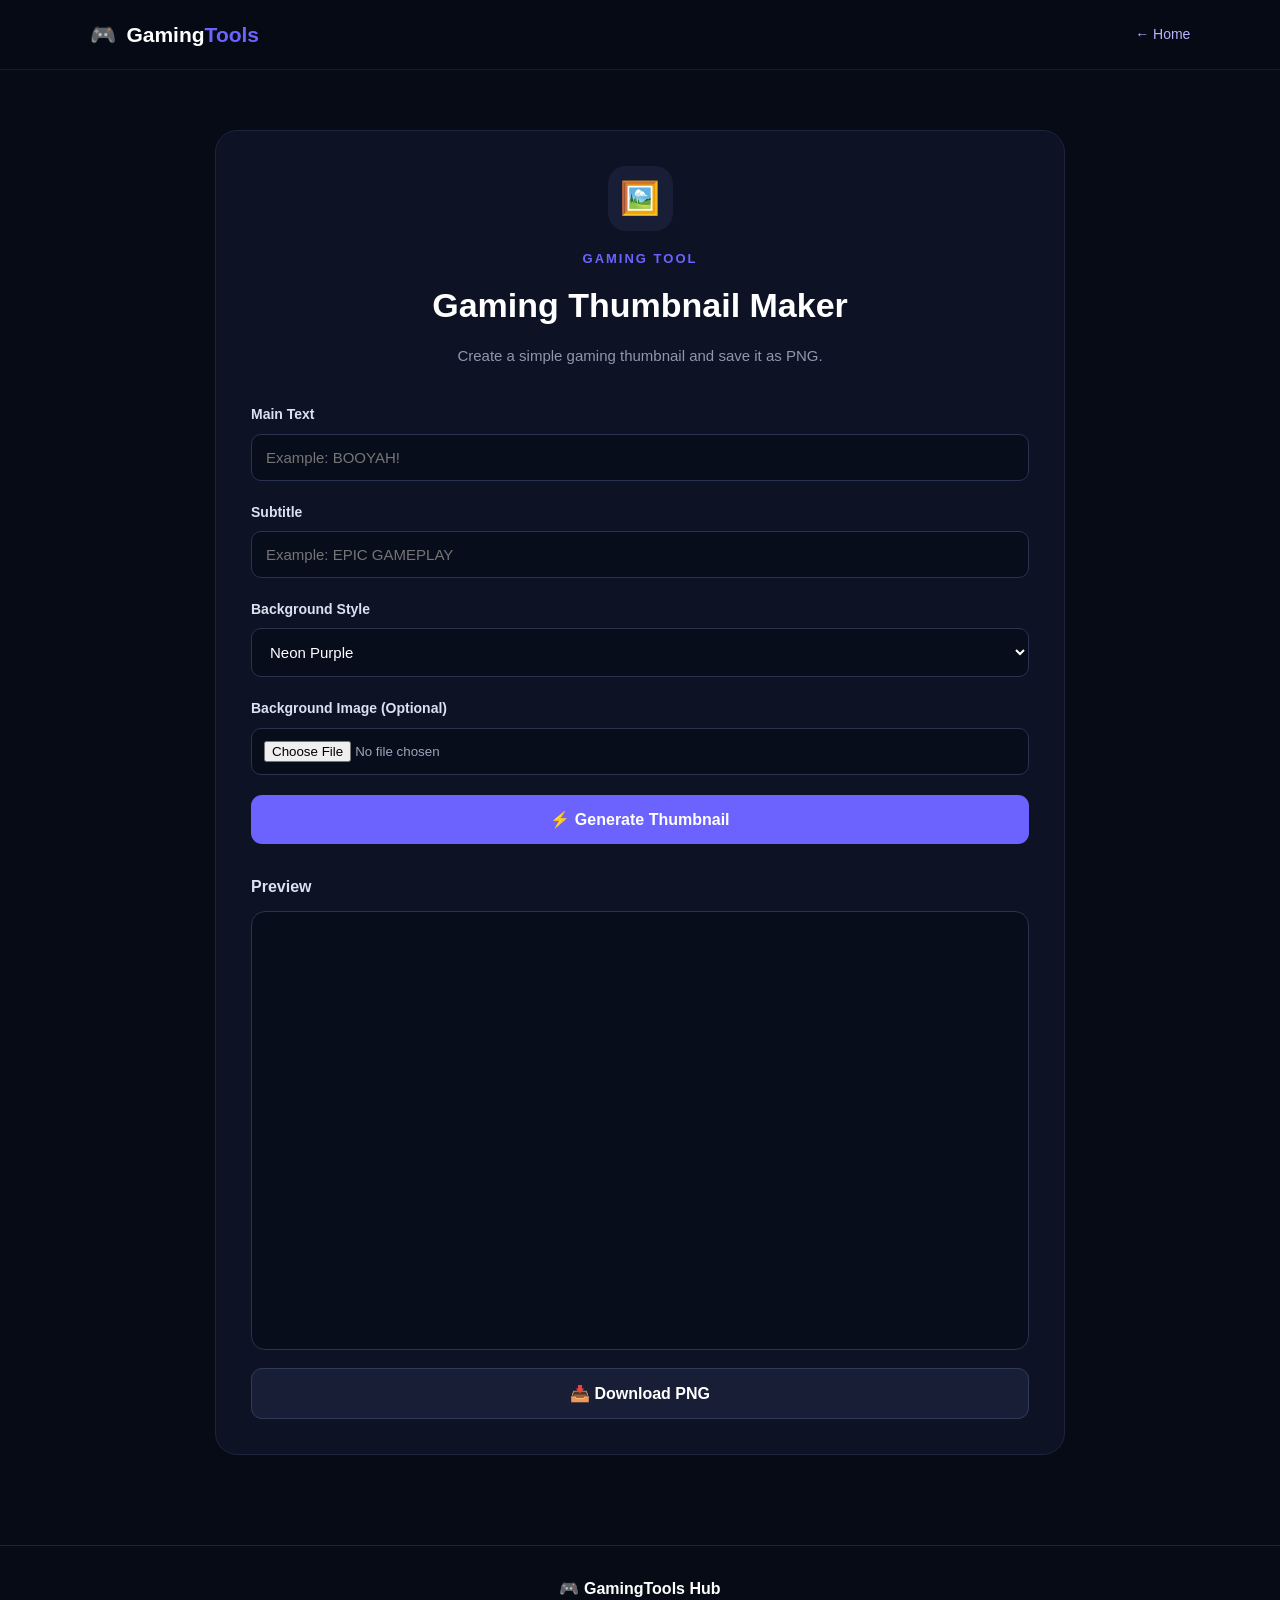
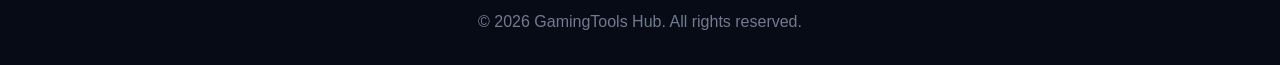
<file: thumbnail-maker.html>
<!DOCTYPE html>
<html lang="en">
<head>
    <meta charset="UTF-8">
    <meta name="viewport" content="width=device-width, initial-scale=1.0">
    <meta name="theme-color" content="#070b16">

    <title>Gaming Thumbnail Maker - GamingTools Hub</title>
    <meta
    name="description"
    content="Create simple gaming thumbnails and download them as PNG with GamingTools Hub."
>

    <link rel="stylesheet" href="style.css">
    <link rel="stylesheet" href="thumbnail-maker.css">
    <script async src="https://pagead2.googlesyndication.com/pagead/js/adsbygoogle.js?client=ca-pub-6724159253997864" crossorigin="anonymous"></script>

</head>

<body>

<header class="header">

    <a href="index.html" class="logo">
        <span>🎮</span>
        Gaming<span>Tools</span>
    </a>

    <a href="index.html" class="back-home">
        ← Home
    </a>

</header>


<main class="thumbnail-page">

    <section class="thumbnail-box">

        <div class="thumbnail-heading">

            <div class="thumbnail-icon">
                🖼️
            </div>

            <p class="small-title">
                GAMING TOOL
            </p>

            <h1>
                Gaming Thumbnail Maker
            </h1>

            <p>
                Create a simple gaming thumbnail and save it as PNG.
            </p>

        </div>


        <div class="form-group">

            <label for="mainText">
                Main Text
            </label>

            <input
                type="text"
                id="mainText"
                placeholder="Example: BOOYAH!"
                maxlength="24"
            >

        </div>


        <div class="form-group">

            <label for="subText">
                Subtitle
            </label>

            <input
                type="text"
                id="subText"
                placeholder="Example: EPIC GAMEPLAY"
                maxlength="35"
            >

        </div>


        <div class="form-group">

            <label for="thumbnailStyle">
                Background Style
            </label>

            <select id="thumbnailStyle">

                <option value="purple">
                    Neon Purple
                </option>

                <option value="blue">
                    Cyber Blue
                </option>

                <option value="red">
                    Battle Red
                </option>

                <option value="green">
                    Toxic Green
                </option>

                <option value="dark">
                    Dark Gaming
                </option>

            </select>

        </div>


        <div class="form-group">

            <label for="imageUpload">
                Background Image (Optional)
            </label>

            <input
                type="file"
                id="imageUpload"
                accept="image/*"
            >

        </div>


        <button
            class="generate-thumb-btn"
            onclick="generateThumbnail()"
        >
            ⚡ Generate Thumbnail
        </button>


        <div class="preview-title">
            Preview
        </div>


        <div class="canvas-wrapper">

            <canvas
                id="thumbnailCanvas"
                width="1280"
                height="720"
            ></canvas>

        </div>


        <button
            class="download-thumb-btn"
            onclick="downloadThumbnail()"
        >
            📥 Download PNG
        </button>

    </section>

</main>


<footer>

    <div class="footer-logo">
        🎮 GamingTools Hub
    </div>

    <p>
        © 2026 GamingTools Hub. All rights reserved.
    </p>

</footer>


<script src="thumbnail-maker.js"></script>

</body>
</html>
</file>
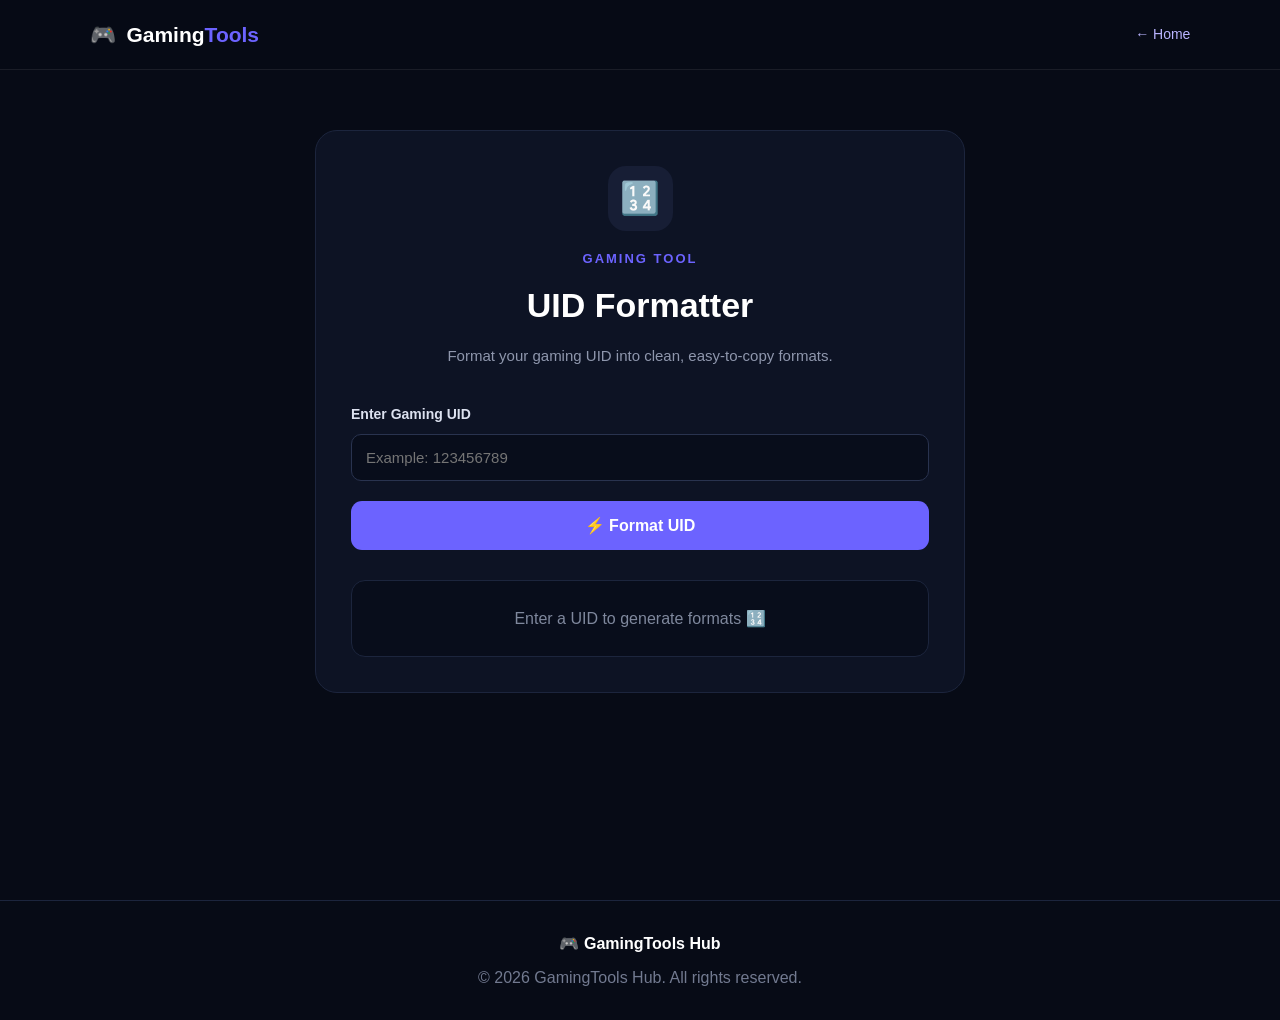
<file: uid-formatter.html>
<!DOCTYPE html>
<html lang="en">
<head>
    <meta charset="UTF-8">
    <meta name="viewport" content="width=device-width, initial-scale=1.0">
    <meta name="theme-color" content="#070b16">

    <title>UID Formatter - GamingTools Hub</title>

    <link rel="stylesheet" href="style.css">
    <link rel="stylesheet" href="uid-formatter.css">
    <script async src="https://pagead2.googlesyndication.com/pagead/js/adsbygoogle.js?client=ca-pub-6724159253997864" crossorigin="anonymous"></script>

</head>

<body>

<header class="header">

    <a href="index.html" class="logo">
        <span>🎮</span>
        Gaming<span>Tools</span>
    </a>

    <a href="index.html" class="back-home">
        ← Home
    </a>

</header>


<main class="uid-page">

    <section class="uid-box">

        <div class="uid-heading">

            <div class="uid-icon">
                🔢
            </div>

            <p class="small-title">
                GAMING TOOL
            </p>

            <h1>
                UID Formatter
            </h1>

            <p>
                Format your gaming UID into clean, easy-to-copy formats.
            </p>

        </div>


        <div class="form-group">

            <label for="uidInput">
                Enter Gaming UID
            </label>

            <input
                type="text"
                id="uidInput"
                placeholder="Example: 123456789"
                maxlength="30"
                inputmode="numeric"
                autocomplete="off"
            >

        </div>


        <button
            class="format-btn"
            onclick="formatUID()"
        >
            ⚡ Format UID
        </button>


        <div
            id="uidResults"
            class="uid-results"
        >

            <div class="empty-message">
                Enter a UID to generate formats 🔢
            </div>

        </div>

    </section>

</main>


<footer>

    <div class="footer-logo">
        🎮 GamingTools Hub
    </div>

    <p>
        © 2026 GamingTools Hub. All rights reserved.
    </p>

</footer>


<script src="uid-formatter.js"></script>

</body>
</html>
</file>
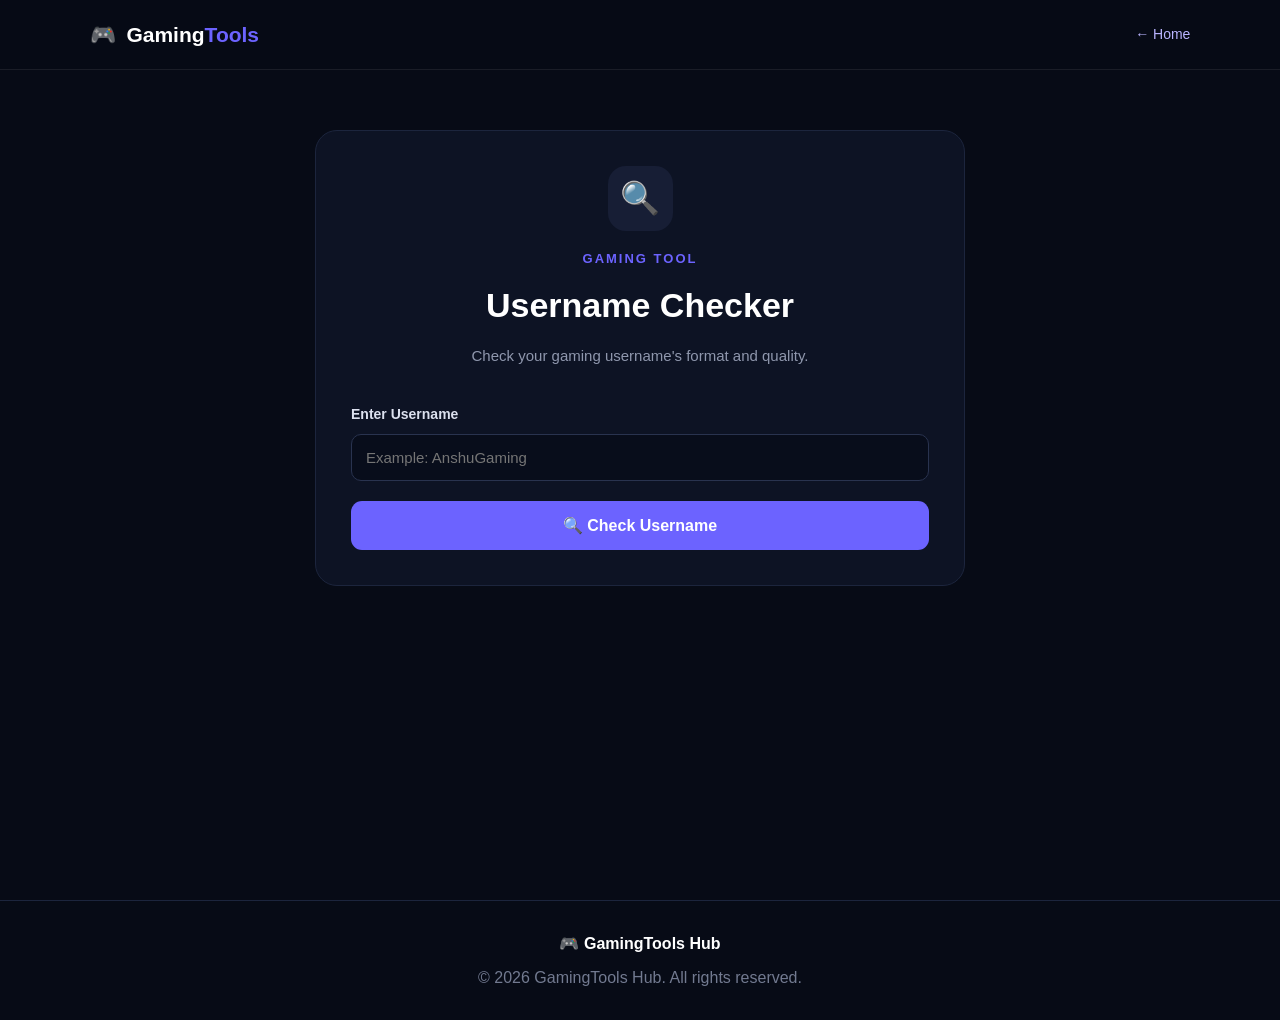
<file: username-checker.html>
<!DOCTYPE html>
<html lang="en">
<head>
    <meta charset="UTF-8">
    <meta name="viewport" content="width=device-width, initial-scale=1.0">
    <meta name="theme-color" content="#070b16">

    <title>Username Checker - GamingTools Hub</title>
    <meta
    name="description"
    content="Check gaming username format, quality and get tips for creating a better gaming username."
>

    <link rel="stylesheet" href="style.css">
    <link rel="stylesheet" href="username-checker.css">
    <script async src="https://pagead2.googlesyndication.com/pagead/js/adsbygoogle.js?client=ca-pub-6724159253997864" crossorigin="anonymous"></script>

</head>

<body>

<header class="header">

    <a href="index.html" class="logo">
        <span>🎮</span>
        Gaming<span>Tools</span>
    </a>

    <a href="index.html" class="back-home">
        ← Home
    </a>

</header>


<main class="username-page">

    <section class="username-box">

        <div class="username-heading">

            <div class="username-icon">
                🔍
            </div>

            <p class="small-title">
                GAMING TOOL
            </p>

            <h1>
                Username Checker
            </h1>

            <p>
                Check your gaming username's format and quality.
            </p>

        </div>


        <div class="form-group">

            <label for="usernameInput">
                Enter Username
            </label>

            <input
                type="text"
                id="usernameInput"
                placeholder="Example: AnshuGaming"
                maxlength="20"
                autocomplete="off"
            >

        </div>


        <button
            class="check-btn"
            onclick="checkUsername()"
        >
            🔍 Check Username
        </button>


        <div
            id="usernameResult"
            class="username-result hidden"
        >

            <div class="score-area">

                <div
                    id="scoreCircle"
                    class="score-circle"
                >
                    0
                </div>

                <div>

                    <p class="score-label">
                        Username Score
                    </p>

                    <h2 id="scoreText">
                        -
                    </h2>

                </div>

            </div>


            <div id="checks"></div>


            <div class="suggestions">

                <h3>
                    💡 Tips
                </h3>

                <ul id="tips"></ul>

            </div>

        </div>

    </section>

</main>


<footer>

    <div class="footer-logo">
        🎮 GamingTools Hub
    </div>

    <p>
        © 2026 GamingTools Hub. All rights reserved.
    </p>

</footer>


<script src="username-checker.js"></script>

</body>
</html>
</file>
<file: style.css>
* {
    margin: 0;
    padding: 0;
    box-sizing: border-box;
}

html {
    scroll-behavior: smooth;
}

body {
    font-family: Arial, sans-serif;
    background: #070b16;
    color: #ffffff;
    line-height: 1.6;
}


/* Header */

.header {
    width: 100%;
    min-height: 70px;

    display: flex;
    align-items: center;
    justify-content: space-between;

    padding: 0 7%;

    background: rgba(7, 11, 22, 0.95);

    border-bottom: 1px solid rgba(255, 255, 255, 0.08);

    position: sticky;
    top: 0;
    z-index: 1000;
}

.logo {
    color: white;
    text-decoration: none;

    font-size: 21px;
    font-weight: 800;
}

.logo span:last-child {
    color: #6c63ff;
}

.logo span:first-child {
    margin-right: 5px;
}

nav {
    display: flex;
    gap: 30px;
}

nav a {
    color: #b8bfd3;
    text-decoration: none;
    font-size: 15px;

    transition: 0.2s;
}

nav a:hover {
    color: #ffffff;
}

.menu-btn {
    display: none;

    background: none;
    border: none;

    color: white;
    font-size: 27px;

    cursor: pointer;
}


/* Hero */

.hero {
    min-height: 620px;

    display: flex;
    align-items: center;
    justify-content: center;

    text-align: center;

    padding: 80px 20px;

    background:
        radial-gradient(circle at 50% 30%, rgba(108, 99, 255, 0.25), transparent 35%),
        #070b16;
}

.hero-content {
    max-width: 800px;
}

.badge {
    display: inline-block;

    padding: 8px 16px;

    border: 1px solid rgba(108, 99, 255, 0.5);

    border-radius: 30px;

    color: #b9b4ff;

    font-size: 14px;

    margin-bottom: 25px;
}

.hero h1 {
    font-size: clamp(42px, 8vw, 76px);

    line-height: 1.05;

    margin-bottom: 25px;
}

.hero h1 span {
    color: #6c63ff;
}

.hero p {
    max-width: 600px;

    margin: auto;

    color: #aab1c5;

    font-size: 18px;
}

.hero-buttons {
    margin-top: 35px;

    display: flex;
    justify-content: center;
    gap: 15px;

    flex-wrap: wrap;
}

.btn {
    display: inline-block;

    padding: 13px 24px;

    border-radius: 10px;

    text-decoration: none;

    font-weight: bold;

    transition: 0.2s;
}

.primary {
    background: #6c63ff;
    color: white;
}

.primary:hover {
    transform: translateY(-2px);
}

.secondary {
    border: 1px solid #343b55;
    color: white;
}

.secondary:hover {
    background: #11172a;
}


/* Tools */

.tools-section {
    padding: 90px 7%;
}

.section-title {
    text-align: center;

    max-width: 650px;

    margin: auto auto 50px;
}

.small-title {
    color: #6c63ff;

    font-size: 13px;

    font-weight: bold;

    letter-spacing: 2px;

    margin-bottom: 8px;
}

.section-title h2,
.about h2 {
    font-size: 38px;

    margin-bottom: 10px;
}

.section-title > p:last-child {
    color: #8f97ad;
}


/* Tool Grid */

.tools-grid {
    max-width: 1200px;

    margin: auto;

    display: grid;

    grid-template-columns:
        repeat(3, 1fr);

    gap: 20px;
}

.tool-card {
    padding: 28px;

    background: #0d1324;

    border: 1px solid #1c253d;

    border-radius: 18px;

    transition: 0.25s;
}

.tool-card:hover {
    transform: translateY(-5px);

    border-color: #6c63ff;
}

.tool-icon {
    width: 55px;
    height: 55px;

    display: flex;
    align-items: center;
    justify-content: center;

    border-radius: 14px;

    background: #151b31;

    font-size: 27px;

    margin-bottom: 20px;
}

.tool-card h3 {
    font-size: 20px;

    margin-bottom: 10px;
}

.tool-card p {
    color: #8f97ad;

    font-size: 14px;

    min-height: 68px;
}

.tool-btn {
    width: 100%;

    margin-top: 18px;

    padding: 11px;

    border: none;

    border-radius: 9px;

    background: #171e35;

    color: white;

    cursor: pointer;

    font-weight: bold;

    transition: 0.2s;
}

.tool-btn:hover {
    background: #6c63ff;
}

text-align: center;
display: block;
text-decoration: none;

/* About */

.about {
    padding: 50px 7% 100px;
}

.about-box {
    max-width: 900px;

    margin: auto;

    text-align: center;

    padding: 60px 30px;

    border-radius: 22px;

    background: #0d1324;

    border: 1px solid #1c253d;
}

.about-box p:last-child {
    max-width: 650px;

    margin: auto;

    color: #929aaf;
}


/* Footer */

footer {
    padding: 30px 20px;

    text-align: center;

    border-top: 1px solid #1c253d;

    color: #727a90;
}

.footer-logo {
    color: white;

    font-weight: bold;

    margin-bottom: 8px;
}


/* Mobile */

@media (max-width: 800px) {

    .header {
        padding: 0 20px;
    }

    .menu-btn {
        display: block;
    }

    nav {
        display: none;

        position: absolute;

        top: 70px;
        left: 0;

        width: 100%;

        padding: 20px;

        background: #0b1020;

        flex-direction: column;

        gap: 18px;
    }

    nav.active {
        display: flex;
    }

    .tools-grid {
        grid-template-columns: 1fr;
    }

    .tools-section {
        padding: 70px 20px;
    }

    .about {
        padding: 30px 20px 70px;
    }

    .hero {
        min-height: 560px;
    }

}
/* ===== MONETIZATION BANNER ===== */

.ad-banner {
    width: 100%;
    max-width: 1100px;

    margin: 30px auto;

    padding: 22px;

    text-align: center;

    background: #0d1324;

    border: 1px solid #1c253d;

    border-radius: 16px;
}

.ad-label {
    display: block;

    margin-bottom: 8px;

    color: #667087;

    font-size: 11px;

    letter-spacing: 1px;

    text-transform: uppercase;
}

.ad-banner h3 {
    margin: 5px 0;

    color: #ffffff;

    font-size: 18px;
}

.ad-banner p {
    margin: 8px 0 15px;

    color: #8f97ad;

    font-size: 14px;
}

.pro-banner {
    width: 100%;
    max-width: 1100px;

    margin: 30px auto;

    padding: 25px;

    display: flex;

    align-items: center;

    justify-content: space-between;

    gap: 20px;

    background: #11182b;

    border: 1px solid #3a356f;

    border-radius: 18px;
}

.pro-banner h2 {
    margin: 0 0 7px;

    color: #ffffff;

    font-size: 21px;
}

.pro-banner p {
    margin: 0;

    color: #8f97ad;

    font-size: 14px;
}

.pro-btn {
    flex-shrink: 0;

    padding: 11px 18px;

    border-radius: 9px;

    background: #6c63ff;

    color: #ffffff;

    text-decoration: none;

    font-weight: bold;

    font-size: 14px;
}

@media (max-width: 600px) {

    .pro-banner {
        flex-direction: column;

        align-items: flex-start;
    }

    .pro-btn {
        width: 100%;

        text-align: center;
    }

}
.tool-search {
    width: 100%;
    max-width: 650px;

    margin: 0 auto 30px;
}

.tool-search input {
    width: 100%;

    padding: 16px 18px;

    background: #0d1324;

    border: 1px solid #29334f;

    border-radius: 12px;

    color: #ffffff;

    outline: none;

    font-size: 15px;

    box-sizing: border-box;
}

.tool-search input:focus {
    border-color: #6c63ff;
}

.search-message {
    margin-top: 10px;

    text-align: center;

    color: #7f889d;

    font-size: 14px;
}
.category-filters {
    display: flex;

    justify-content: center;

    flex-wrap: wrap;

    gap: 10px;

    margin: 0 auto 25px;
}

.category-btn {
    padding: 10px 17px;

    border: 1px solid #29334f;

    border-radius: 9px;

    background: #0d1324;

    color: #aab2c5;

    cursor: pointer;

    font-size: 14px;
}

.category-btn:hover,
.category-btn.active {
    background: #6c63ff;

    border-color: #6c63ff;

    color: white;
}

@media (max-width: 600px) {

    .category-filters {
        gap: 7px;
    }

    .category-btn {
        padding: 9px 13px;
    }

}
.favorite-btn {
    width: 100%;

    padding: 10px;

    margin-bottom: 10px;

    border: 1px solid #29334f;

    border-radius: 9px;

    background: #080d1b;

    color: #c4cad8;

    cursor: pointer;

    font-size: 14px;
}

.favorite-btn:hover,
.favorite-btn.is-favorite {
    background: #171e35;

    border-color: #6c63ff;

    color: #ffffff;
}

.favorites-filter {
    display: block;

    margin: 0 auto 25px;

    padding: 10px 18px;

    border: 1px solid #29334f;

    border-radius: 9px;

    background: #0d1324;

    color: #aab2c5;

    cursor: pointer;

    font-size: 14px;
}

.favorites-filter.active {
    background: #6c63ff;

    border-color: #6c63ff;

    color: white;
}
.share-btn {
    width: 100%;

    padding: 10px;

    margin-bottom: 10px;

    border: 1px solid #29334f;

    border-radius: 9px;

    background: #080d1b;

    color: #c4cad8;

    cursor: pointer;

    font-size: 14px;
}

.share-btn:hover {
    background: #171e35;

    border-color: #6c63ff;

    color: #ffffff;
}

.share-btn:active {
    transform: scale(0.98);
}
/* ===== PROFESSIONAL PAGES ===== */

.page-container {
    min-height: calc(100vh - 70px);

    padding: 60px 20px 90px;

    display: flex;

    justify-content: center;

    align-items: flex-start;
}

.content-box {
    width: 100%;
    max-width: 800px;

    padding: 40px;

    background: #0d1324;

    border: 1px solid #1c253d;

    border-radius: 22px;
}

.page-icon {
    width: 65px;
    height: 65px;

    margin-bottom: 20px;

    display: flex;

    align-items: center;

    justify-content: center;

    border-radius: 18px;

    background: #171e35;

    font-size: 30px;
}

.content-box h1 {
    margin-bottom: 20px;

    font-size: 34px;
}

.content-box h2 {
    margin-top: 30px;

    margin-bottom: 10px;

    font-size: 21px;
}

.content-box p {
    color: #9aa3b8;

    line-height: 1.8;

    font-size: 15px;
}

.contact-note {
    margin-top: 25px;

    padding: 18px;

    background: #080d1b;

    border: 1px solid #29334f;

    border-radius: 12px;
}

.contact-note strong {
    color: #ffffff;
}

.updated {
    margin-top: 35px;

    font-size: 13px !important;
}

@media (max-width: 600px) {

    .page-container {
        padding: 30px 15px 70px;
    }

    .content-box {
        padding: 25px 20px;
    }

    .content-box h1 {
        font-size: 28px;
    }

}
.footer-links {
    display: flex;

    justify-content: center;

    flex-wrap: wrap;

    gap: 18px;

    margin: 12px 0 15px;
}

.footer-links a {
    color: #8f97ad;

    text-decoration: none;

    font-size: 13px;
}

.footer-links a:hover {
    color: #ffffff;
}
/* ===== INSTALL APP ===== */

.install-app-btn {
    display: none;

    padding: 10px 15px;

    border: 1px solid #6c63ff;

    border-radius: 9px;

    background: #171e35;

    color: #ffffff;

    cursor: pointer;

    font-size: 13px;

    font-weight: bold;
}

.install-app-btn:hover {
    background: #6c63ff;
}

.install-app-btn:active {
    transform: scale(0.97);
}

@media (max-width: 600px) {

    .install-app-btn {
        padding: 8px 11px;

        font-size: 12px;
    }

}
/* =========================
   S20 MOBILE NAVIGATION
========================= */

.nav-menu {
    display: flex;

    align-items: center;

    gap: 22px;
}

.nav-menu a {
    color: #aab2c5;

    text-decoration: none;

    font-size: 14px;

    transition: 0.2s;
}

.nav-menu a:hover {
    color: #ffffff;
}

.header-actions {
    display: flex;

    align-items: center;

    gap: 10px;
}

.menu-toggle {
    display: none;

    padding: 9px 12px;

    border: 1px solid #29334f;

    border-radius: 9px;

    background: #0d1324;

    color: #ffffff;

    font-size: 19px;

    cursor: pointer;
}


/* =========================
   MOBILE
========================= */

@media (max-width: 700px) {

    .header {
        position: relative;

        padding: 13px 15px;
    }

    .nav-menu {
        display: none;

        position: absolute;

        top: 100%;

        left: 10px;

        right: 10px;

        z-index: 1000;

        padding: 12px;

        flex-direction: column;

        align-items: stretch;

        gap: 5px;

        background: #0d1324;

        border: 1px solid #29334f;

        border-radius: 12px;

        box-shadow:
            0 15px 35px
            rgba(0, 0, 0, 0.35);
    }

    .nav-menu.show {
        display: flex;
    }

    .nav-menu a {
        display: block;

        padding: 13px;

        border-radius: 8px;
    }

    .nav-menu a:hover {
        background: #171e35;
    }

    .menu-toggle {
        display: block;
    }

    .install-app-btn {
        padding: 8px 10px;

        font-size: 12px;
    }

}
/* =========================
   404 PAGE
========================= */

.error-page {
    min-height: calc(100vh - 170px);

    display: flex;

    align-items: center;

    justify-content: center;

    padding: 40px 20px;
}

.error-card {
    width: 100%;

    max-width: 600px;

    padding: 50px 25px;

    text-align: center;

    background: #0d1324;

    border: 1px solid #1c253d;

    border-radius: 22px;
}

.error-icon {
    width: 75px;

    height: 75px;

    margin: 0 auto 20px;

    display: flex;

    align-items: center;

    justify-content: center;

    border-radius: 20px;

    background: #171e35;

    font-size: 35px;
}

.error-code {
    font-size: 80px;

    line-height: 1;

    font-weight: 900;

    color: #6c63ff;
}

.error-card h1 {
    margin: 15px 0 10px;

    font-size: 28px;

    color: #ffffff;
}

.error-card p {
    margin-bottom: 25px;

    color: #8f97ad;

    font-size: 15px;
}

.error-home-btn {
    display: inline-block;

    padding: 13px 22px;

    border-radius: 10px;

    background: #6c63ff;

    color: #ffffff;

    text-decoration: none;

    font-weight: bold;
}

.error-home-btn:hover {
    opacity: 0.9;
}

@media (max-width: 600px) {

    .error-code {
        font-size: 65px;
    }

    .error-card {
        padding: 40px 20px;
    }

}
/* =========================
   TOOL STATS
========================= */

.tool-stats {
    margin: -15px auto 25px;

    text-align: center;

    color: #8f97ad;

    font-size: 14px;
}

.tool-stats span {
    color: #ffffff;

    font-weight: 800;

    font-size: 20px;
}
/* =========================
   HERO SECTION
========================= */

.hero-section {
    width: 100%;

    max-width: 900px;

    margin: 30px auto 45px;

    padding: 65px 25px;

    text-align: center;

    box-sizing: border-box;

    background: #0d1324;

    border: 1px solid #1c253d;

    border-radius: 24px;
}

.hero-badge {
    display: inline-block;

    padding: 7px 13px;

    margin-bottom: 18px;

    border: 1px solid #29334f;

    border-radius: 20px;

    background: #171e35;

    color: #aaa5ff;

    font-size: 11px;

    font-weight: bold;

    letter-spacing: 1px;
}

.hero-section h1 {
    margin: 0;

    color: #ffffff;

    font-size: 48px;

    line-height: 1.15;
}

.hero-section h1 span {
    color: #6c63ff;
}

.hero-section p {
    max-width: 650px;

    margin: 18px auto 28px;

    color: #8f97ad;

    font-size: 16px;

    line-height: 1.7;
}

.hero-actions {
    display: flex;

    justify-content: center;

    gap: 12px;

    flex-wrap: wrap;
}

.hero-main-btn,
.hero-secondary-btn {
    padding: 13px 20px;

    border-radius: 10px;

    text-decoration: none;

    font-size: 14px;

    font-weight: bold;
}

.hero-main-btn {
    background: #6c63ff;

    color: #ffffff;
}

.hero-secondary-btn {
    background: #171e35;

    border: 1px solid #29334f;

    color: #ffffff;
}

.hero-main-btn:hover,
.hero-secondary-btn:hover {
    opacity: 0.9;
}

@media (max-width: 600px) {

    .hero-section {
        margin: 20px auto 30px;

        padding: 45px 18px;

        border-radius: 18px;
    }

    .hero-section h1 {
        font-size: 34px;
    }

    .hero-section p {
        font-size: 14px;
    }

    .hero-actions {
        flex-direction: column;
    }

    .hero-main-btn,
    .hero-secondary-btn {
        width: 100%;

        box-sizing: border-box;
    }

}
/* =========================
   SITE STATS
========================= */

.site-stats {
    width: 100%;
    max-width: 900px;

    margin: 0 auto 30px;

    display: grid;

    grid-template-columns:
        repeat(3, 1fr);

    gap: 12px;
}

.stat-item {
    padding: 18px;

    text-align: center;

    background: #0d1324;

    border: 1px solid #1c253d;

    border-radius: 14px;
}

.stat-item strong {
    display: block;

    margin-bottom: 5px;

    color: #ffffff;

    font-size: 22px;
}

.stat-item span {
    color: #8f97ad;

    font-size: 13px;
}

@media (max-width: 600px) {

    .site-stats {
        grid-template-columns:
            1fr;

        gap: 9px;
    }

    .stat-item {
        padding: 14px;
    }

}
</file>
<file: bio-generator.css>
.bio-page {
    min-height: calc(100vh - 70px);

    padding: 60px 20px 90px;

    display: flex;
    justify-content: center;
    align-items: flex-start;
}

.bio-box {
    width: 100%;
    max-width: 700px;

    padding: 35px;

    background: #0d1324;

    border: 1px solid #1c253d;

    border-radius: 22px;
}

.bio-heading {
    text-align: center;

    margin-bottom: 35px;
}

.bio-icon {
    width: 65px;
    height: 65px;

    margin: 0 auto 18px;

    display: flex;
    align-items: center;
    justify-content: center;

    border-radius: 18px;

    background: #171e35;

    font-size: 32px;
}

.bio-heading h1 {
    font-size: 34px;

    margin: 5px 0 12px;
}

.bio-heading > p:last-child {
    color: #8f97ad;

    font-size: 15px;
}

.form-group {
    margin-bottom: 20px;
}

.form-group label {
    display: block;

    margin-bottom: 8px;

    color: #dce1ef;

    font-size: 14px;

    font-weight: bold;
}

.form-group input,
.form-group select {
    width: 100%;

    padding: 14px;

    background: #080d1b;

    border: 1px solid #29334f;

    border-radius: 10px;

    color: white;

    outline: none;

    font-size: 15px;
}

.form-group input:focus,
.form-group select:focus {
    border-color: #6c63ff;
}

.generate-bio-btn {
    width: 100%;

    padding: 15px;

    border: none;

    border-radius: 11px;

    background: #6c63ff;

    color: white;

    font-size: 16px;

    font-weight: bold;

    cursor: pointer;
}

.generate-bio-btn:active {
    transform: scale(0.98);
}

.bio-results {
    margin-top: 30px;

    display: flex;

    flex-direction: column;

    gap: 12px;
}

.empty-message {
    padding: 25px;

    text-align: center;

    color: #7f889d;

    background: #080d1b;

    border: 1px solid #1c253d;

    border-radius: 14px;
}

.bio-card {
    position: relative;

    padding: 20px;

    padding-right: 70px;

    background: #080d1b;

    border: 1px solid #1c253d;

    border-radius: 14px;
}

.bio-text {
    color: white;

    font-size: 15px;

    line-height: 1.8;

    white-space: pre-line;

    word-break: break-word;
}

.copy-bio-btn {
    position: absolute;

    top: 15px;

    right: 15px;

    padding: 8px 10px;

    border: 1px solid #303b5a;

    border-radius: 8px;

    background: #151c31;

    color: white;

    cursor: pointer;
}

.copy-bio-btn:hover {
    background: #6c63ff;
}

.back-home {
    color: #b9b4ff;

    text-decoration: none;

    font-size: 14px;
}

@media (max-width: 600px) {

    .bio-page {
        padding: 30px 15px 70px;
    }

    .bio-box {
        padding: 24px 18px;
    }

    .bio-heading h1 {
        font-size: 28px;
    }

}
</file>
<file: clan-generator.css>
.clan-page {
    min-height: calc(100vh - 70px);

    padding: 60px 20px 90px;

    display: flex;
    justify-content: center;
    align-items: flex-start;
}

.clan-box {
    width: 100%;
    max-width: 650px;

    padding: 35px;

    background: #0d1324;

    border: 1px solid #1c253d;

    border-radius: 22px;
}

.clan-heading {
    text-align: center;

    margin-bottom: 35px;
}

.clan-icon {
    width: 65px;
    height: 65px;

    margin: 0 auto 18px;

    display: flex;
    align-items: center;
    justify-content: center;

    border-radius: 18px;

    background: #171e35;

    font-size: 32px;
}

.clan-heading h1 {
    font-size: 34px;

    margin: 5px 0 12px;
}

.clan-heading > p:last-child {
    color: #8f97ad;

    font-size: 15px;
}

.form-group {
    margin-bottom: 20px;
}

.form-group label {
    display: block;

    margin-bottom: 8px;

    color: #dce1ef;

    font-size: 14px;

    font-weight: bold;
}

.form-group input,
.form-group select {
    width: 100%;

    padding: 14px;

    background: #080d1b;

    border: 1px solid #29334f;

    border-radius: 10px;

    color: white;

    outline: none;

    font-size: 15px;
}

.form-group input:focus,
.form-group select:focus {
    border-color: #6c63ff;
}

.generate-clan-btn {
    width: 100%;

    padding: 15px;

    border: none;

    border-radius: 11px;

    background: #6c63ff;

    color: white;

    font-size: 16px;

    font-weight: bold;

    cursor: pointer;

    margin-top: 8px;
}

.generate-clan-btn:active {
    transform: scale(0.98);
}

.clan-results {
    margin-top: 30px;

    display: flex;

    flex-direction: column;

    gap: 12px;
}

.empty-message {
    padding: 25px;

    text-align: center;

    color: #7f889d;

    background: #080d1b;

    border: 1px solid #1c253d;

    border-radius: 14px;
}

.generated-clan {
    display: flex;

    align-items: center;

    justify-content: space-between;

    gap: 10px;

    padding: 14px 16px;

    background: #080d1b;

    border: 1px solid #1c253d;

    border-radius: 12px;
}

.generated-clan-text {
    color: white;

    font-size: 16px;

    font-weight: bold;

    word-break: break-word;
}

.copy-clan-btn {
    flex-shrink: 0;

    padding: 8px 12px;

    border: 1px solid #303b5a;

    border-radius: 8px;

    background: #151c31;

    color: white;

    cursor: pointer;
}

.copy-clan-btn:hover {
    background: #6c63ff;
}

.back-home {
    color: #b9b4ff;

    text-decoration: none;

    font-size: 14px;
}

@media (max-width: 600px) {

    .clan-page {
        padding: 30px 15px 70px;
    }

    .clan-box {
        padding: 24px 18px;
    }

    .clan-heading h1 {
        font-size: 28px;
    }

    .generated-clan {
        align-items: flex-start;
    }

}
</file>
<file: hashtag-generator.css>
.hashtag-page {
    min-height: calc(100vh - 70px);

    padding: 60px 20px 90px;

    display: flex;
    justify-content: center;
    align-items: flex-start;
}

.hashtag-box {
    width: 100%;
    max-width: 700px;

    padding: 35px;

    background: #0d1324;

    border: 1px solid #1c253d;

    border-radius: 22px;
}

.hashtag-heading {
    text-align: center;

    margin-bottom: 35px;
}

.hashtag-icon {
    width: 65px;
    height: 65px;

    margin: 0 auto 18px;

    display: flex;
    align-items: center;
    justify-content: center;

    border-radius: 18px;

    background: #171e35;

    color: #6c63ff;

    font-size: 38px;

    font-weight: bold;
}

.hashtag-heading h1 {
    font-size: 34px;

    margin: 5px 0 12px;
}

.hashtag-heading > p:last-child {
    color: #8f97ad;

    font-size: 15px;
}

.form-group {
    margin-bottom: 20px;
}

.form-group label {
    display: block;

    margin-bottom: 8px;

    color: #dce1ef;

    font-size: 14px;

    font-weight: bold;
}

.form-group input,
.form-group select {
    width: 100%;

    padding: 14px;

    background: #080d1b;

    border: 1px solid #29334f;

    border-radius: 10px;

    color: white;

    outline: none;

    font-size: 15px;
}

.form-group input:focus,
.form-group select:focus {
    border-color: #6c63ff;
}

.generate-hashtag-btn,
.copy-all-btn {
    width: 100%;

    padding: 15px;

    border-radius: 11px;

    color: white;

    font-size: 16px;

    font-weight: bold;

    cursor: pointer;
}

.generate-hashtag-btn {
    border: none;

    background: #6c63ff;
}

.copy-all-btn {
    margin-top: 15px;

    background: #171e35;

    border: 1px solid #303b5a;
}

.generate-hashtag-btn:active,
.copy-all-btn:active {
    transform: scale(0.98);
}

.hashtag-result {
    margin-top: 30px;

    padding: 20px;

    background: #080d1b;

    border: 1px solid #1c253d;

    border-radius: 14px;
}

.empty-message {
    text-align: center;

    color: #7f889d;

    line-height: 1.6;
}

.hashtag-text {
    color: #ffffff;

    font-size: 16px;

    line-height: 2;

    word-break: break-word;
}

.hidden {
    display: none;
}

.back-home {
    color: #b9b4ff;

    text-decoration: none;

    font-size: 14px;
}

@media (max-width: 600px) {

    .hashtag-page {
        padding: 30px 15px 70px;
    }

    .hashtag-box {
        padding: 24px 18px;
    }

    .hashtag-heading h1 {
        font-size: 28px;
    }

}
</file>
<file: name-generator.css>
.name-page {
    min-height: calc(100vh - 70px);

    padding: 60px 20px 90px;

    display: flex;
    justify-content: center;
    align-items: flex-start;
}

.name-box {
    width: 100%;
    max-width: 650px;

    padding: 35px;

    background: #0d1324;

    border: 1px solid #1c253d;

    border-radius: 22px;
}

.name-heading {
    text-align: center;

    margin-bottom: 35px;
}

.name-icon {
    width: 65px;
    height: 65px;

    margin: 0 auto 18px;

    display: flex;
    align-items: center;
    justify-content: center;

    border-radius: 18px;

    background: #171e35;

    font-size: 32px;
}

.name-heading h1 {
    font-size: 34px;

    margin: 5px 0 12px;
}

.name-heading > p:last-child {
    color: #8f97ad;

    font-size: 15px;
}

.form-group {
    margin-bottom: 20px;
}

.form-group label {
    display: block;

    margin-bottom: 8px;

    color: #dce1ef;

    font-size: 14px;

    font-weight: bold;
}

.form-group input,
.form-group select {
    width: 100%;

    padding: 14px;

    background: #080d1b;

    border: 1px solid #29334f;

    border-radius: 10px;

    color: white;

    outline: none;

    font-size: 15px;
}

.form-group input:focus,
.form-group select:focus {
    border-color: #6c63ff;
}

.generate-name-btn {
    width: 100%;

    padding: 15px;

    border: none;

    border-radius: 11px;

    background: #6c63ff;

    color: white;

    font-size: 16px;

    font-weight: bold;

    cursor: pointer;

    margin-top: 8px;
}

.generate-name-btn:active {
    transform: scale(0.98);
}

.name-results {
    margin-top: 30px;

    display: flex;

    flex-direction: column;

    gap: 12px;
}

.empty-message {
    padding: 25px;

    text-align: center;

    color: #7f889d;

    background: #080d1b;

    border: 1px solid #1c253d;

    border-radius: 14px;
}

.generated-name {
    display: flex;

    align-items: center;

    justify-content: space-between;

    gap: 10px;

    padding: 14px 16px;

    background: #080d1b;

    border: 1px solid #1c253d;

    border-radius: 12px;
}

.generated-name-text {
    color: white;

    font-size: 16px;

    font-weight: bold;

    word-break: break-all;
}

.copy-name-btn {
    flex-shrink: 0;

    padding: 8px 12px;

    border: 1px solid #303b5a;

    border-radius: 8px;

    background: #151c31;

    color: white;

    cursor: pointer;
}

.copy-name-btn:hover {
    background: #6c63ff;
}

.back-home {
    color: #b9b4ff;

    text-decoration: none;

    font-size: 14px;
}

@media (max-width: 600px) {

    .name-page {
        padding: 30px 15px 70px;
    }

    .name-box {
        padding: 24px 18px;
    }

    .name-heading h1 {
        font-size: 28px;
    }

    .generated-name {
        align-items: flex-start;
    }

}
</file>
<file: sensitivity.css>
.calculator-page {
    min-height: calc(100vh - 70px);

    padding: 60px 20px 90px;

    display: flex;
    justify-content: center;
    align-items: flex-start;
}

.calculator-box {
    width: 100%;
    max-width: 650px;

    padding: 35px;

    background: #0d1324;

    border: 1px solid #1c253d;

    border-radius: 22px;
}

.calculator-heading {
    text-align: center;

    margin-bottom: 35px;
}

.calculator-icon {
    width: 65px;
    height: 65px;

    margin: 0 auto 18px;

    display: flex;
    align-items: center;
    justify-content: center;

    border-radius: 18px;

    background: #171e35;

    font-size: 32px;
}

.calculator-heading h1 {
    font-size: 34px;

    margin: 5px 0 12px;
}

.calculator-heading > p:last-child {
    color: #8f97ad;

    font-size: 15px;
}

.form-group {
    margin-bottom: 20px;
}

.form-group label {
    display: block;

    margin-bottom: 8px;

    color: #dce1ef;

    font-size: 14px;

    font-weight: bold;
}

.form-group select {
    width: 100%;

    padding: 14px;

    background: #080d1b;

    border: 1px solid #29334f;

    border-radius: 10px;

    color: white;

    outline: none;

    font-size: 15px;
}

.form-group select:focus {
    border-color: #6c63ff;
}

.generate-btn {
    width: 100%;

    padding: 15px;

    border: none;

    border-radius: 11px;

    background: #6c63ff;

    color: white;

    font-size: 16px;

    font-weight: bold;

    cursor: pointer;

    margin-top: 8px;
}

.generate-btn:active {
    transform: scale(0.98);
}

.result-box {
    margin-top: 30px;

    padding: 22px;

    background: #080d1b;

    border: 1px solid #29334f;

    border-radius: 16px;
}

.result-box.hidden {
    display: none;
}

.result-header {
    display: flex;

    justify-content: space-between;

    align-items: center;

    margin-bottom: 18px;
}

.result-header h2 {
    font-size: 20px;
}

.copy-btn {
    padding: 8px 13px;

    border: 1px solid #303b5a;

    border-radius: 8px;

    background: #151c31;

    color: white;

    cursor: pointer;
}

.setting-row {
    display: flex;

    justify-content: space-between;

    align-items: center;

    padding: 13px 0;

    border-bottom: 1px solid #1c253d;
}

.setting-row:last-child {
    border-bottom: none;
}

.setting-name {
    color: #9da6bb;
}

.setting-value {
    color: #ffffff;

    font-weight: bold;
}

.note {
    margin-top: 18px;

    color: #7f889d;

    font-size: 12px;

    line-height: 1.5;
}

.back-home {
    color: #b9b4ff;

    text-decoration: none;

    font-size: 14px;
}

@media (max-width: 600px) {

    .calculator-page {
        padding: 30px 15px 70px;
    }

    .calculator-box {
        padding: 24px 18px;
    }

    .calculator-heading h1 {
        font-size: 28px;
    }

}
</file>
<file: stylish-name.css>
.stylish-page {
    min-height: calc(100vh - 70px);

    padding: 60px 20px 90px;

    display: flex;
    justify-content: center;
    align-items: flex-start;
}

.stylish-box {
    width: 100%;
    max-width: 650px;

    padding: 35px;

    background: #0d1324;

    border: 1px solid #1c253d;

    border-radius: 22px;
}

.stylish-heading {
    text-align: center;

    margin-bottom: 35px;
}

.stylish-icon {
    width: 65px;
    height: 65px;

    margin: 0 auto 18px;

    display: flex;
    align-items: center;
    justify-content: center;

    border-radius: 18px;

    background: #171e35;

    font-size: 32px;
}

.stylish-heading h1 {
    font-size: 34px;

    margin: 5px 0 12px;
}

.stylish-heading > p:last-child {
    color: #8f97ad;

    font-size: 15px;
}

.form-group {
    margin-bottom: 20px;
}

.form-group label {
    display: block;

    margin-bottom: 8px;

    color: #dce1ef;

    font-size: 14px;

    font-weight: bold;
}

.form-group input {
    width: 100%;

    padding: 14px;

    background: #080d1b;

    border: 1px solid #29334f;

    border-radius: 10px;

    color: white;

    outline: none;

    font-size: 15px;
}

.form-group input:focus {
    border-color: #6c63ff;
}

.generate-style-btn {
    width: 100%;

    padding: 15px;

    border: none;

    border-radius: 11px;

    background: #6c63ff;

    color: white;

    font-size: 16px;

    font-weight: bold;

    cursor: pointer;
}

.generate-style-btn:active {
    transform: scale(0.98);
}

.style-results {
    margin-top: 30px;

    display: flex;

    flex-direction: column;

    gap: 12px;
}

.empty-message {
    padding: 25px;

    text-align: center;

    color: #7f889d;

    background: #080d1b;

    border: 1px solid #1c253d;

    border-radius: 14px;
}

.style-result {
    display: flex;

    align-items: center;

    justify-content: space-between;

    gap: 10px;

    padding: 15px;

    background: #080d1b;

    border: 1px solid #1c253d;

    border-radius: 12px;
}

.style-text {
    color: white;

    font-size: 17px;

    font-weight: bold;

    word-break: break-word;
}

.copy-style-btn {
    flex-shrink: 0;

    padding: 8px 12px;

    border: 1px solid #303b5a;

    border-radius: 8px;

    background: #151c31;

    color: white;

    cursor: pointer;
}

.copy-style-btn:hover {
    background: #6c63ff;
}

.back-home {
    color: #b9b4ff;

    text-decoration: none;

    font-size: 14px;
}

@media (max-width: 600px) {

    .stylish-page {
        padding: 30px 15px 70px;
    }

    .stylish-box {
        padding: 24px 18px;
    }

    .stylish-heading h1 {
        font-size: 28px;
    }

    .style-result {
        align-items: flex-start;
    }

}
</file>
<file: thumbnail-maker.css>
.thumbnail-page {
    min-height: calc(100vh - 70px);

    padding: 60px 20px 90px;

    display: flex;
    justify-content: center;
    align-items: flex-start;
}

.thumbnail-box {
    width: 100%;
    max-width: 850px;

    padding: 35px;

    background: #0d1324;

    border: 1px solid #1c253d;

    border-radius: 22px;
}

.thumbnail-heading {
    text-align: center;

    margin-bottom: 35px;
}

.thumbnail-icon {
    width: 65px;
    height: 65px;

    margin: 0 auto 18px;

    display: flex;
    align-items: center;
    justify-content: center;

    border-radius: 18px;

    background: #171e35;

    font-size: 32px;
}

.thumbnail-heading h1 {
    font-size: 34px;

    margin: 5px 0 12px;
}

.thumbnail-heading > p:last-child {
    color: #8f97ad;

    font-size: 15px;
}

.form-group {
    margin-bottom: 20px;
}

.form-group label {
    display: block;

    margin-bottom: 8px;

    color: #dce1ef;

    font-size: 14px;

    font-weight: bold;
}

.form-group input[type="text"],
.form-group select {
    width: 100%;

    padding: 14px;

    background: #080d1b;

    border: 1px solid #29334f;

    border-radius: 10px;

    color: white;

    outline: none;

    font-size: 15px;
}

.form-group input[type="text"]:focus,
.form-group select:focus {
    border-color: #6c63ff;
}

.form-group input[type="file"] {
    width: 100%;

    padding: 12px;

    background: #080d1b;

    border: 1px solid #29334f;

    border-radius: 10px;

    color: #9da6bb;
}

.generate-thumb-btn,
.download-thumb-btn {
    width: 100%;

    padding: 15px;

    border: none;

    border-radius: 11px;

    color: white;

    font-size: 16px;

    font-weight: bold;

    cursor: pointer;
}

.generate-thumb-btn {
    background: #6c63ff;
}

.download-thumb-btn {
    margin-top: 18px;

    background: #171e35;

    border: 1px solid #303b5a;
}

.generate-thumb-btn:active,
.download-thumb-btn:active {
    transform: scale(0.98);
}

.preview-title {
    margin-top: 30px;

    margin-bottom: 12px;

    color: #dce1ef;

    font-weight: bold;
}

.canvas-wrapper {
    width: 100%;

    overflow: hidden;

    border-radius: 14px;

    border: 1px solid #29334f;

    background: #080d1b;
}

#thumbnailCanvas {
    display: block;

    width: 100%;

    height: auto;
}

.back-home {
    color: #b9b4ff;

    text-decoration: none;

    font-size: 14px;
}

@media (max-width: 600px) {

    .thumbnail-page {
        padding: 30px 15px 70px;
    }

    .thumbnail-box {
        padding: 24px 18px;
    }

    .thumbnail-heading h1 {
        font-size: 28px;
    }

}
</file>
<file: uid-formatter.css>
.uid-page {
    min-height: calc(100vh - 70px);

    padding: 60px 20px 90px;

    display: flex;
    justify-content: center;
    align-items: flex-start;
}

.uid-box {
    width: 100%;
    max-width: 650px;

    padding: 35px;

    background: #0d1324;

    border: 1px solid #1c253d;

    border-radius: 22px;
}

.uid-heading {
    text-align: center;

    margin-bottom: 35px;
}

.uid-icon {
    width: 65px;
    height: 65px;

    margin: 0 auto 18px;

    display: flex;
    align-items: center;
    justify-content: center;

    border-radius: 18px;

    background: #171e35;

    font-size: 32px;
}

.uid-heading h1 {
    font-size: 34px;

    margin: 5px 0 12px;
}

.uid-heading > p:last-child {
    color: #8f97ad;

    font-size: 15px;
}

.form-group {
    margin-bottom: 20px;
}

.form-group label {
    display: block;

    margin-bottom: 8px;

    color: #dce1ef;

    font-size: 14px;

    font-weight: bold;
}

.form-group input {
    width: 100%;

    padding: 14px;

    background: #080d1b;

    border: 1px solid #29334f;

    border-radius: 10px;

    color: white;

    outline: none;

    font-size: 15px;
}

.form-group input:focus {
    border-color: #6c63ff;
}

.format-btn {
    width: 100%;

    padding: 15px;

    border: none;

    border-radius: 11px;

    background: #6c63ff;

    color: white;

    font-size: 16px;

    font-weight: bold;

    cursor: pointer;
}

.format-btn:active {
    transform: scale(0.98);
}

.uid-results {
    margin-top: 30px;

    display: flex;

    flex-direction: column;

    gap: 12px;
}

.empty-message {
    padding: 25px;

    text-align: center;

    color: #7f889d;

    background: #080d1b;

    border: 1px solid #1c253d;

    border-radius: 14px;
}

.uid-result {
    display: flex;

    align-items: center;

    justify-content: space-between;

    gap: 10px;

    padding: 15px;

    background: #080d1b;

    border: 1px solid #1c253d;

    border-radius: 12px;
}

.uid-result-info {
    min-width: 0;
}

.uid-result-label {
    display: block;

    color: #7f889d;

    font-size: 12px;

    margin-bottom: 4px;
}

.uid-result-value {
    color: white;

    font-size: 16px;

    font-weight: bold;

    word-break: break-all;
}

.copy-uid-btn {
    flex-shrink: 0;

    padding: 8px 12px;

    border: 1px solid #303b5a;

    border-radius: 8px;

    background: #151c31;

    color: white;

    cursor: pointer;
}

.copy-uid-btn:hover {
    background: #6c63ff;
}

.back-home {
    color: #b9b4ff;

    text-decoration: none;

    font-size: 14px;
}

@media (max-width: 600px) {

    .uid-page {
        padding: 30px 15px 70px;
    }

    .uid-box {
        padding: 24px 18px;
    }

    .uid-heading h1 {
        font-size: 28px;
    }

    .uid-result {
        align-items: flex-start;
    }

}
</file>
<file: username-checker.css>
.username-page {
    min-height: calc(100vh - 70px);

    padding: 60px 20px 90px;

    display: flex;
    justify-content: center;
    align-items: flex-start;
}

.username-box {
    width: 100%;
    max-width: 650px;

    padding: 35px;

    background: #0d1324;

    border: 1px solid #1c253d;

    border-radius: 22px;
}

.username-heading {
    text-align: center;

    margin-bottom: 35px;
}

.username-icon {
    width: 65px;
    height: 65px;

    margin: 0 auto 18px;

    display: flex;
    align-items: center;
    justify-content: center;

    border-radius: 18px;

    background: #171e35;

    font-size: 32px;
}

.username-heading h1 {
    font-size: 34px;

    margin: 5px 0 12px;
}

.username-heading > p:last-child {
    color: #8f97ad;

    font-size: 15px;
}

.form-group {
    margin-bottom: 20px;
}

.form-group label {
    display: block;

    margin-bottom: 8px;

    color: #dce1ef;

    font-size: 14px;

    font-weight: bold;
}

.form-group input {
    width: 100%;

    padding: 14px;

    background: #080d1b;

    border: 1px solid #29334f;

    border-radius: 10px;

    color: white;

    outline: none;

    font-size: 15px;
}

.form-group input:focus {
    border-color: #6c63ff;
}

.check-btn {
    width: 100%;

    padding: 15px;

    border: none;

    border-radius: 11px;

    background: #6c63ff;

    color: white;

    font-size: 16px;

    font-weight: bold;

    cursor: pointer;
}

.check-btn:active {
    transform: scale(0.98);
}

.username-result {
    margin-top: 30px;

    padding: 22px;

    background: #080d1b;

    border: 1px solid #1c253d;

    border-radius: 16px;
}

.hidden {
    display: none;
}

.score-area {
    display: flex;

    align-items: center;

    gap: 18px;

    padding-bottom: 20px;

    border-bottom: 1px solid #1c253d;

    margin-bottom: 15px;
}

.score-circle {
    width: 70px;
    height: 70px;

    flex-shrink: 0;

    display: flex;
    align-items: center;
    justify-content: center;

    border-radius: 50%;

    background: #151c31;

    border: 3px solid #6c63ff;

    color: white;

    font-size: 21px;

    font-weight: bold;
}

.score-label {
    color: #7f889d;

    font-size: 13px;
}

#scoreText {
    margin-top: 3px;

    font-size: 20px;
}

.check-row {
    display: flex;

    justify-content: space-between;

    gap: 10px;

    padding: 13px 0;

    border-bottom: 1px solid #1c253d;
}

.check-name {
    color: #aab2c5;
}

.check-status {
    font-weight: bold;
}

.good {
    color: #61d89c;
}

.bad {
    color: #ff6b6b;
}

.suggestions {
    margin-top: 20px;
}

.suggestions h3 {
    margin-bottom: 10px;

    font-size: 17px;
}

.suggestions ul {
    padding-left: 20px;

    color: #8f97ad;

    font-size: 14px;
}

.suggestions li {
    margin-bottom: 7px;
}

.back-home {
    color: #b9b4ff;

    text-decoration: none;

    font-size: 14px;
}

@media (max-width: 600px) {

    .username-page {
        padding: 30px 15px 70px;
    }

    .username-box {
        padding: 24px 18px;
    }

    .username-heading h1 {
        font-size: 28px;
    }

}
</file>
